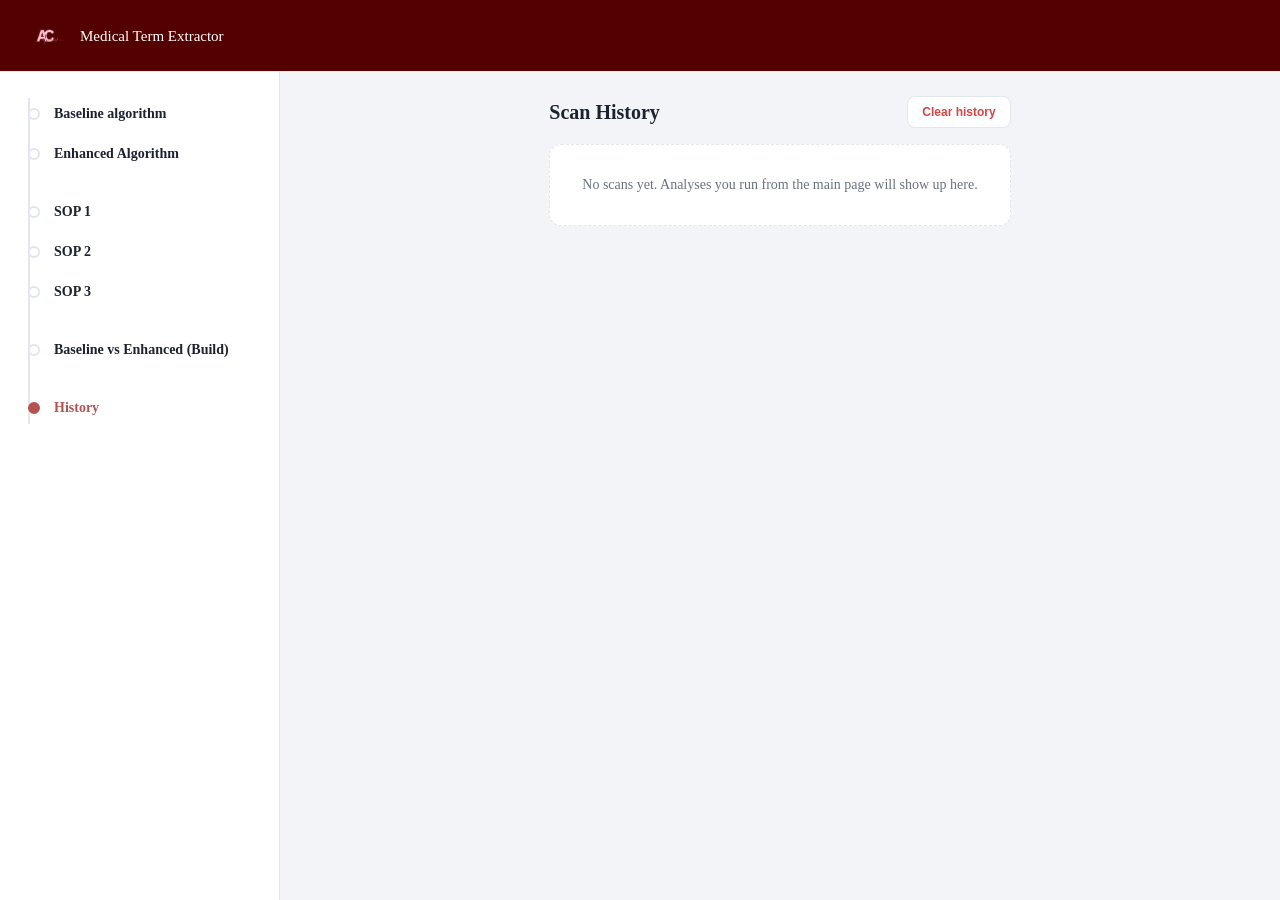
<file: medterm-extractor/frontend/history/index.html>
<!DOCTYPE html>
<html lang="en">
<head>
<meta charset="UTF-8" />
<meta name="viewport" content="width=device-width, initial-scale=1.0" />
<title>History — Medical Term Extractor</title>
<link rel="stylesheet" href="../style.css" />
<style>
  .history-layout {
    max-width: 900px;
    margin: 0 auto;
    padding: 24px 24px 60px;
  }
  .history-back {
    display: inline-block;
    font-size: 13px;
    font-weight: 600;
    color: var(--blue);
    text-decoration: none;
    margin-bottom: 16px;
  }
  .history-back:hover { text-decoration: underline; }
  .history-head {
    display: flex;
    align-items: center;
    justify-content: space-between;
    margin-bottom: 16px;
  }
  .history-title { font-size: 20px; font-weight: 700; margin: 0; }
  .btn-clear {
    border: 1px solid var(--border);
    background: var(--panel);
    color: var(--danger);
    font-size: 12px;
    font-weight: 700;
    padding: 8px 14px;
    border-radius: 8px;
    cursor: pointer;
  }
  .btn-clear:hover { background: #fdecec; }
  .history-empty {
    color: var(--muted);
    font-size: 14px;
    background: var(--panel);
    border: 1px dashed var(--border);
    border-radius: var(--radius);
    padding: 32px;
    text-align: center;
  }
  .history-item {
    background: var(--panel);
    border: 1px solid var(--border);
    border-radius: var(--radius);
    padding: 16px 18px;
    margin-bottom: 12px;
  }
  .history-item.clickable { cursor: pointer; transition: border-color 120ms ease, box-shadow 120ms ease; }
  .history-item.clickable:hover, .history-item.clickable:focus-visible {
    border-color: var(--blue);
    box-shadow: 0 4px 14px rgba(35, 74, 111, 0.12);
    outline: none;
  }
  .history-delete {
    border: 1px solid var(--border);
    background: transparent;
    color: var(--danger);
    border-radius: 6px;
    padding: 4px 8px;
    font-size: 11px;
    font-weight: 700;
    cursor: pointer;
  }
  .history-delete:hover { background: #fdecec; }
  .history-item-head {
    display: flex;
    align-items: center;
    justify-content: space-between;
    gap: 12px;
    margin-bottom: 8px;
  }
  .history-time { font-size: 12px; color: var(--muted); }
  .history-badge {
    font-size: 11px;
    font-weight: 700;
    letter-spacing: 0.03em;
    text-transform: uppercase;
    padding: 3px 10px;
    border-radius: 999px;
    color: #fff;
    background: var(--blue);
  }
  .history-badge.enhanced { background: var(--teal); }
  .history-text {
    font-size: 13px;
    color: var(--text);
    background: var(--bg);
    border-radius: 8px;
    padding: 10px 12px;
    white-space: pre-wrap;
    word-break: break-word;
    margin: 0 0 10px;
  }
  .history-terms {
    display: flex;
    flex-wrap: wrap;
    gap: 6px;
  }
  .history-term-pill {
    font-size: 12px;
    font-weight: 600;
    background: var(--bg);
    border: 1px solid var(--border);
    border-radius: 999px;
    padding: 3px 10px;
  }
  .history-count { font-size: 12px; color: var(--muted); margin-left: 8px; }
</style>
</head>
<body>

  <header class="topbar">
    <div class="brand">
      <img class="brand-mark" src="../logoo.png" alt="Medical Term Extractor logo" />
      <div class="brand-text">
        <span class="brand-title">Medical Term Extractor</span>
      </div>
    </div>
  </header>

  <div class="app-shell">
    <aside class="side-menu">
      <nav class="side-nav" role="tablist" aria-label="Algorithm mode and pages">
        <div class="side-group">
          <a class="side-item" href="../index.html">
            <span class="side-dot"></span>
            <span class="side-label">Baseline algorithm</span>
          </a>
          <a class="side-item" href="../index.html">
            <span class="side-dot"></span>
            <span class="side-label">Enhanced Algorithm</span>
          </a>
        </div>

        <div class="side-group">
          <a class="side-item" href="../sop1/index.html">
            <span class="side-dot"></span>
            <span class="side-label">SOP 1</span>
          </a>
          <a class="side-item" href="../sop2/index.html">
            <span class="side-dot"></span>
            <span class="side-label">SOP 2</span>
          </a>
          <a class="side-item" href="../sop3/index.html">
            <span class="side-dot"></span>
            <span class="side-label">SOP 3</span>
          </a>
        </div>
        <div class="side-group">
          <a class="side-item" href="../baseline-vs-enhanced/index.html">
            <span class="side-dot"></span>
            <span class="side-label">Baseline vs Enhanced (Build)</span>
          </a>
        </div>

        <div class="side-group">
          <a class="side-item active" href="../history/index.html">
            <span class="side-dot"></span>
            <span class="side-label">History</span>
          </a>
        </div>
      </nav>
    </aside>

    <div class="main-col">
      <main class="history-layout">
        <div class="history-head">
          <h1 class="history-title">Scan History</h1>
          <button class="btn-clear" id="clearBtn">Clear history</button>
        </div>

        <div id="historyList"></div>
      </main>
    </div>
  </div>

  <script>
    const HISTORY_KEY = "medtermExtractorHistory";
    const listEl = document.getElementById("historyList");
    const clearBtn = document.getElementById("clearBtn");

    function loadHistory() {
      try {
        return JSON.parse(localStorage.getItem(HISTORY_KEY) || "[]").map((entry, index) => ({
          ...entry,
          id: entry.id || `legacy-${index}-${entry.timestamp || "entry"}`,
          source: entry.source || "main",
          sourcePage: entry.sourcePage || "../index.html",
        }));
      } catch {
        return [];
      }
    }

    function formatTime(iso) {
      const d = new Date(iso);
      if (isNaN(d.getTime())) return iso;
      return d.toLocaleString();
    }

    function escapeHtml(str) {
      return String(str)
        .replace(/&/g, "&amp;")
        .replace(/</g, "&lt;")
        .replace(/>/g, "&gt;")
        .replace(/"/g, "&quot;");
    }

    function render() {
      const entries = loadHistory();

      if (!entries.length) {
        listEl.innerHTML = `<div class="history-empty">No scans yet. Analyses you run from the main page will show up here.</div>`;
        return;
      }

      listEl.innerHTML = entries.map((entry) => {
        const isEnhanced = entry.mode === "enhanced";
        const badgeLabel = entry.source && entry.source !== "main"
          ? entry.source
          : (isEnhanced ? "Enhanced" : "Original");
        const terms = (entry.terms || []).slice(0, 20);
        const termsHtml = terms.length
          ? `<div class="history-terms">${terms.map((t) => `<span class="history-term-pill">${escapeHtml(t)}</span>`).join("")}</div>`
          : `<div class="history-terms"><span class="history-term-pill">No terms matched</span></div>`;

        const canOpen = Boolean(entry.id && entry.sourcePage);
        return `
          <div class="history-item${canOpen ? " clickable" : ""}"${canOpen ? ` data-history-id="${escapeHtml(entry.id)}" data-source-page="${escapeHtml(entry.sourcePage)}" tabindex="0" role="link"` : ""}>
            <div class="history-item-head">
              <div>
                <span class="history-badge ${isEnhanced ? "enhanced" : ""}">${escapeHtml(badgeLabel)}</span>
                <span class="history-count">${entry.matchCount ?? terms.length} term(s) matched</span>
              </div>
              <div style="display:flex;align-items:center;gap:10px;">
                <span class="history-time">${formatTime(entry.timestamp)}</span>
                <button class="history-delete" type="button" data-delete-id="${escapeHtml(entry.id)}" title="Delete this activity">Delete</button>
              </div>
            </div>
            <p class="history-text">${escapeHtml(entry.text || "").slice(0, 400)}</p>
            ${termsHtml}
          </div>
        `;
      }).join("");
    }

    function openHistoryEntry(item) {
      const id = item.dataset.historyId;
      if (!id) return;
      sessionStorage.setItem("medtermExtractorHistoryRestore", id);
      window.location.href = item.dataset.sourcePage;
    }

    function deleteHistoryEntry(id) {
      const entries = loadHistory().filter((entry) => entry.id !== id);
      localStorage.setItem(HISTORY_KEY, JSON.stringify(entries));
      render();
    }

    listEl.addEventListener("click", (event) => {
      const deleteButton = event.target.closest(".history-delete");
      if (deleteButton) {
        event.stopPropagation();
        deleteHistoryEntry(deleteButton.dataset.deleteId);
        return;
      }
      const item = event.target.closest(".history-item.clickable");
      if (item) openHistoryEntry(item);
    });

    listEl.addEventListener("keydown", (event) => {
      if (event.key !== "Enter" && event.key !== " ") return;
      const item = event.target.closest(".history-item.clickable");
      if (item) {
        event.preventDefault();
        openHistoryEntry(item);
      }
    });

    clearBtn.addEventListener("click", () => {
      if (confirm("Clear all scan history? This cannot be undone.")) {
        localStorage.removeItem(HISTORY_KEY);
        render();
      }
    });

    render();
  </script>
</body>
</html>
</file>
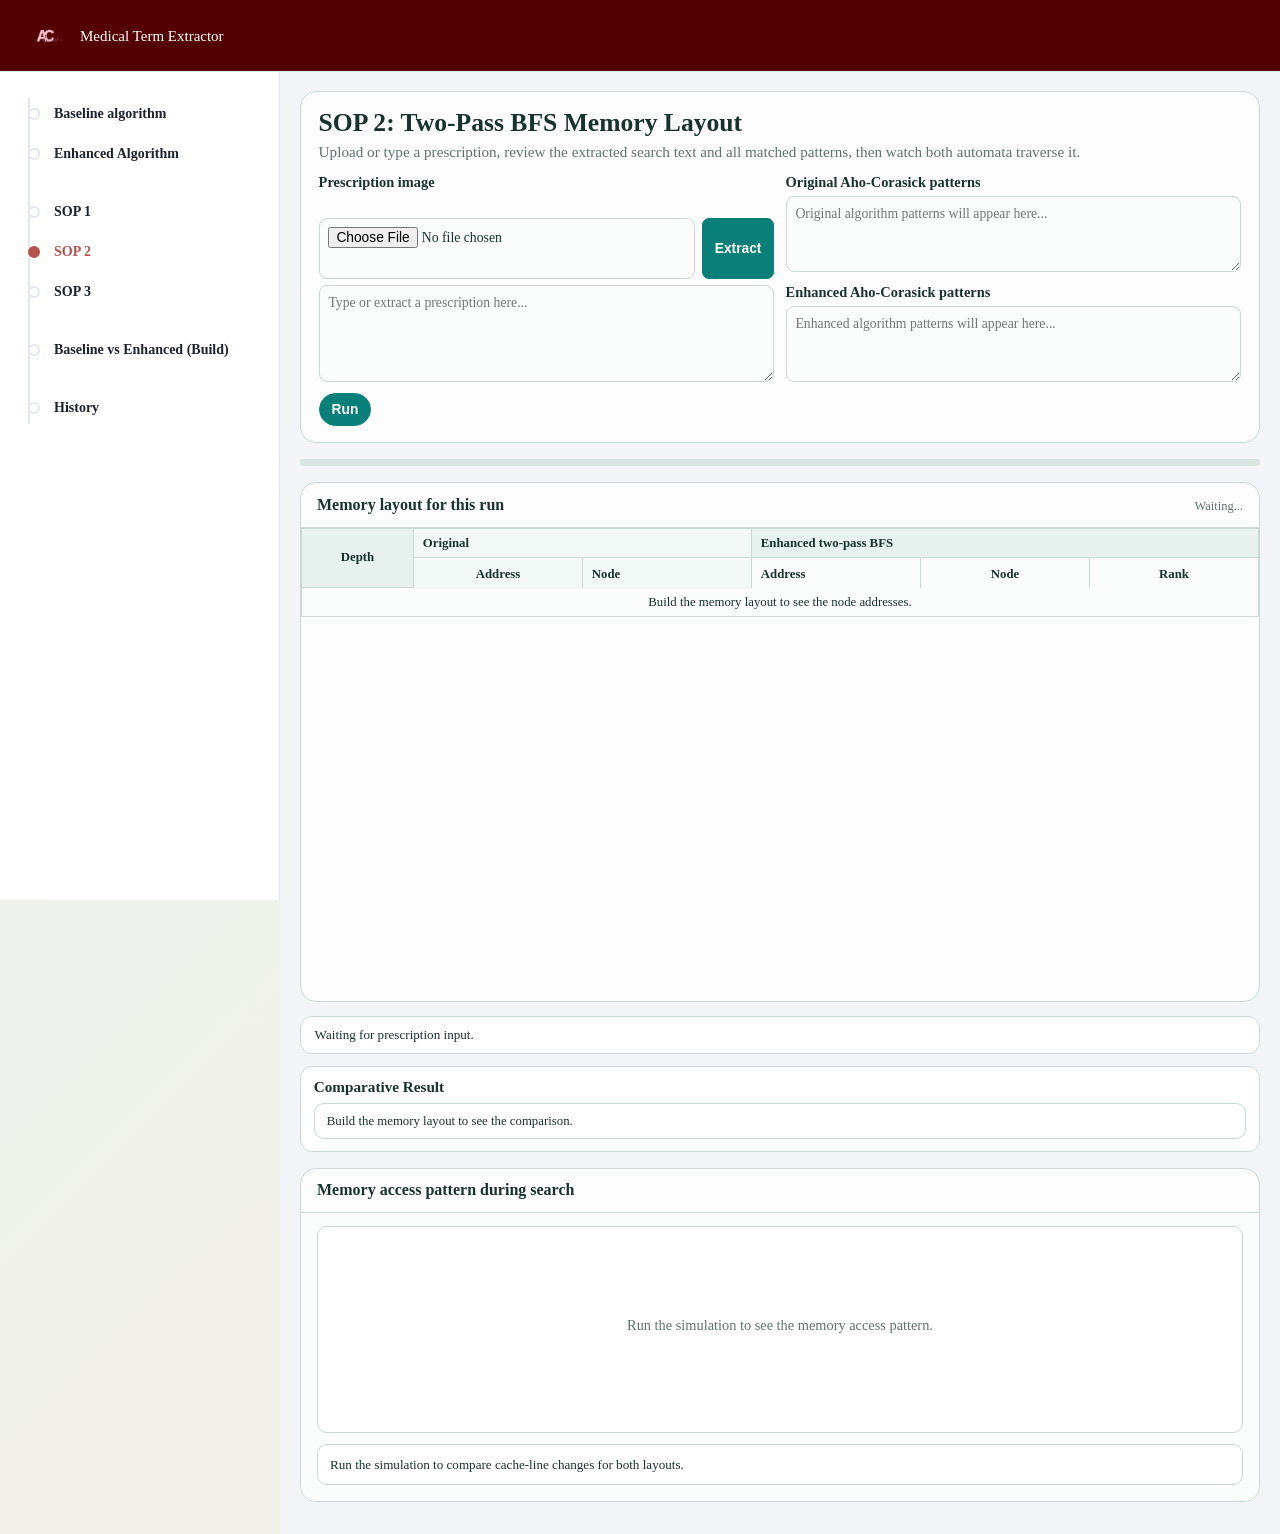
<file: medterm-extractor/frontend/sop2/index.html>
<!doctype html>
<html lang="en">
<head>
<meta charset="UTF-8"><meta name="viewport" content="width=device-width, initial-scale=1.0">
<title>SOP 2 | BFS Memory Layout</title>
<link rel="stylesheet" href="../style.css" />
<style>
:root{--bg:#eef4f1;--card:#fff;--ink:#18322d;--line:#c9d9d4;--teal:#087f78;--orange:#d96c45;--muted:#60736e}*{box-sizing:border-box}body{margin:0;color:var(--ink);font-family:var(--sans);background:linear-gradient(135deg,#e9f3ef,#f7efe5);min-height:100vh}.wrap{width:min(1400px,96%);margin:1.2rem auto 2rem;display:grid;gap:1rem}.wrap a{color:var(--teal);text-decoration:none;font:600 .8rem "Times New Roman",monospace}.hero,.panel,.skip{background:rgba(255,255,255,.84);border:1px solid var(--line);border-radius:16px;padding:1rem 1.1rem}.hero h1{margin:0;font-size:1.45rem}.sub{margin:.3rem 0 .8rem;color:var(--muted);font-size:.88rem}.controls{display:grid;grid-template-columns:1fr 1fr;gap:.7rem}.field-stack{display:grid;gap:.7rem;align-content:start}.field{display:grid;gap:.35rem}.label{font-size:.78rem;font-weight:700}textarea,input{width:100%;border:1px solid var(--line);border-radius:8px;padding:.55rem;font: .78rem "Times New Roman",monospace;background:#fbfdfc;color:var(--ink)}textarea{min-height:76px;resize:vertical}.upload{display:grid;grid-template-columns:1fr auto;gap:.4rem}.buttons{display:flex;flex-wrap:wrap;gap:.45rem;margin-top:.7rem}button{border:0;border-radius:7px;padding:.5rem .75rem;background:#fff;border:1px solid var(--line);font-weight:700;color:var(--ink);cursor:pointer}button.primary{background:var(--teal);color:white;border-color:var(--teal)}button:disabled{opacity:.55;cursor:wait}.cmp-layout{display:grid;grid-template-columns:1fr;gap:.85rem;align-items:start}.panels{display:grid;grid-template-columns:1fr;gap:.9rem}.panel{padding:0;overflow:hidden;display:grid;grid-template-rows:auto auto 1fr auto;min-height:520px}.head{padding:.7rem .9rem;border-bottom:1px solid var(--line);display:flex;justify-content:space-between;font-weight:700}.meta,.step,.result,.note{font: .72rem "Times New Roman",monospace}.step{padding:.55rem .9rem;background:#f3f8f6;min-height:2.5rem}.canvas{min-height:290px;overflow:auto;background:repeating-linear-gradient(45deg,#f8fbfa,#f8fbfa 10px,#f2f7f4 10px,#f2f7f4 20px)}svg{width:100%;min-height:360px;display:block}.side{display:grid;gap:.75rem;position:static}.skip h2{margin:0 0 .45rem;font-size:.9rem}.result{white-space:pre-wrap;line-height:1.45;min-height:92px;background:#f8fbfa;border:1px solid var(--line);border-radius:12px;padding:.6rem .75rem;overflow:auto}.status{background:var(--card);border:1px solid var(--line);border-radius:12px;padding:.62rem .85rem;font-family:"Times New Roman",monospace;font-size:.82rem;white-space:pre-wrap}.bench-wrap{background:var(--card);border:1px solid var(--line);border-radius:12px;padding:.7rem .8rem;display:grid;gap:.45rem}.bench-title{font-size:.95rem;font-weight:700}.bench-box{background:rgba(255,255,255,.86);border:1px solid var(--line);border-radius:10px;padding:.6rem .75rem;font-family:"Times New Roman",monospace;font-size:.8rem;white-space:pre-wrap}.progress{height:7px;background:#d8e5e0;border-radius:10px;overflow:hidden}.progress span{display:block;height:100%;background:var(--orange);width:0}.skip{border-radius:12px;padding:.7rem .8rem;font-size:.75rem}.tablebox{max-height:280px;overflow:auto;border:1px solid var(--line);border-radius:10px}.skip table{border-collapse:collapse;width:100%;font: .68rem "Times New Roman",monospace}.skip th,.skip td{border:1px solid var(--line);padding:.25rem;text-align:center}.skip th{background:#e7f1ed;position:sticky;top:0}@media(max-width:950px){.controls{grid-template-columns:1fr}}
.page-body{background:#f2f4f8}
</style>
<style>
  body { font-size: 1rem; }
  .hero h1 { font-size: clamp(1.15rem, 2vw, 1.65rem); }
  .sub { font-size: .95rem; }
  .label { font-size: .9rem; }
  textarea, input, select, button { font-size: .86rem; }
  .head { font-size: 1rem; }
  .meta, .step, .result, .note, .status { font-size: .82rem; }
  label[for="speed"] { display: inline-flex; align-items: center; height: 38px; margin-left: .35rem; }
  #speed { width: 170px; height: 38px; padding: .6rem .7rem; border-radius: 10px; font-family: var(--sans); font-size: .86rem; font-weight: 600; }
  label[for="iterations"] { display: inline-flex; align-items: center; height: 38px; }
  #iterations { max-width: 140px; height: 38px; padding: .6rem .7rem; border-radius: 10px; }
  .buttons { justify-content: space-between; align-items: center; }
  .buttons-left, .buttons-right { display: flex; flex-wrap: wrap; gap: .55rem; align-items: center; }
  .buttons button { border-radius: 999px; transition: transform 120ms ease, box-shadow 120ms ease; }
  .buttons button:hover { transform: translateY(-1px); box-shadow: 0 6px 12px rgba(0,0,0,.08); }
  .buttons button.alt { background: var(--orange); color: #fff; border-color: transparent; }
  .buttons button.icon-btn { background: var(--orange); color: #fff; border-color: transparent; width: 2.4rem; height: 2.4rem; padding: 0; display: inline-flex; align-items: center; justify-content: center; font-size: 1rem; line-height: 1; }
  .buttons button.icon-btn:hover { background: var(--teal); }
  .layout-head { padding: .8rem 1rem; border-bottom: 1px solid var(--line); display: flex; justify-content: space-between; gap: 1rem; align-items: baseline; font-weight: 700; }
  .layout-head small { font: .78rem "Times New Roman", monospace; color: var(--muted); font-weight: 400; }
  .layout-table-wrap { max-height: 620px; overflow: auto; background: #fbfdfc; }
  .layout-table { border-collapse: collapse; width: 100%; min-width: 680px; table-layout: fixed; font: .8rem "Times New Roman", monospace; }
  .layout-table th, .layout-table td { border: 1px solid var(--line); padding: .42rem .55rem; text-align: left; white-space: nowrap; }
  .layout-table th { background: #e7f1ed; position: sticky; top: 0; z-index: 1; }
  .layout-table thead tr:nth-child(2) th { top: 2rem; }
  .layout-table th:first-child, .layout-table td:first-child { width: 7rem; text-align: center; }
  .layout-table th:nth-child(4), .layout-table td:nth-child(4) { width: 5rem; text-align: center; }
  .layout-table th:nth-child(5), .layout-table td:nth-child(5) { width: 5rem; text-align: center; }
  .layout-table .original-col { background: #f2f8f5; }
  .layout-table .bfs-col { background: #fbfdfc; }
  .layout-table thead tr:first-child th.bfs-col { background: #e7f1ed; }
  .layout-table .depth-marker { font-weight: 700; color: var(--teal); }
  .fig-panel { min-height: 0; grid-template-rows: auto auto; }
  .fig-body { padding: .8rem 1rem 1rem; display: grid; gap: .7rem; background: #fbfdfc; }
  .fig-body svg { width: 100%; height: auto; min-height: 0; background: #fff; border: 1px solid var(--line); border-radius: 10px; }
  .fig-stats { font: .82rem "Times New Roman", monospace; white-space: pre-wrap; line-height: 1.5; background: rgba(255,255,255,.86); border: 1px solid var(--line); border-radius: 10px; padding: .6rem .75rem; }
</style>
</head>
<body>
<header class="topbar">
  <div class="brand">
    <img class="brand-mark" src="../logoo.png" alt="Medical Term Extractor logo" />
    <div class="brand-text">
      <span class="brand-title">Medical Term Extractor</span>
    </div>
  </div>
</header>
<div class="app-shell">
  <aside class="side-menu">
    <nav class="side-nav">
      <div class="side-group">
        <a class="side-item" href="../index.html"><span class="side-dot"></span><span class="side-label">Baseline algorithm</span></a>
        <a class="side-item" href="../index.html"><span class="side-dot"></span><span class="side-label">Enhanced Algorithm</span></a>
      </div>
      <div class="side-group">
        <a class="side-item" href="../sop1/index.html"><span class="side-dot"></span><span class="side-label">SOP 1</span></a>
        <a class="side-item active" href="../sop2/index.html"><span class="side-dot"></span><span class="side-label">SOP 2</span></a>
        <a class="side-item" href="../sop3/index.html"><span class="side-dot"></span><span class="side-label">SOP 3</span></a>
      </div>
      <div class="side-group">
        <a class="side-item" href="../baseline-vs-enhanced/index.html">
            <span class="side-dot"></span>
            <span class="side-label">Baseline vs Enhanced (Build)</span>
          </a>
      </div>
      <div class="side-group">
        <a class="side-item" href="../history/index.html"><span class="side-dot"></span><span class="side-label">History</span></a>
      </div>
    </nav>
  </aside>
  <div class="main-col">
    <div class="page-body">
<div class="wrap">
<section class="hero"><h1>SOP 2: Two-Pass BFS Memory Layout</h1><div class="sub">Upload or type a prescription, review the extracted search text and all matched patterns, then watch both automata traverse it.</div>
<div class="controls"><div class="field"><span class="label">Prescription image</span><div class="upload"><input id="image" type="file" accept="image/*"><button id="ocr" class="primary">Extract</button></div><textarea id="prescription" placeholder="Type or extract a prescription here..."></textarea></div><div class="field-stack"><div class="field"><span class="label">Original Aho-Corasick patterns</span><textarea id="patternsOriginal" placeholder="Original algorithm patterns will appear here..." readonly></textarea></div><div class="field"><span class="label">Enhanced Aho-Corasick patterns</span><textarea id="patternsEnhanced" placeholder="Enhanced algorithm patterns will appear here..." readonly></textarea></div></div></div>
<div class="buttons">
  <div class="buttons-left"><button id="build" class="primary">Run</button></div>
</div></section>
        <div class="progress"><span id="bar"></span></div><div class="cmp-layout"><section class="panel"><div class="layout-head"><span>Memory layout for this run</span><small id="layoutMeta">Waiting...</small></div><div class="layout-table-wrap"><table class="layout-table"><thead><tr><th rowspan="2">Depth</th><th colspan="2" class="original-col">Original</th><th colspan="3" class="bfs-col">Enhanced two-pass BFS</th></tr><tr><th class="original-col">Address</th><th class="original-col">Node</th><th class="bfs-col">Address</th><th class="bfs-col">Node</th><th class="bfs-col">Rank</th></tr></thead><tbody id="layoutRows"><tr><td colspan="6">Build the memory layout to see the node addresses.</td></tr></tbody></table></div></section><aside class="side"><section class="status" id="status">Waiting for prescription input.</section><section class="bench-wrap"><div class="bench-title">Comparative Result</div><div class="bench-box" id="result">Build the memory layout to see the comparison.</div></section></aside></div>
<section class="panel fig-panel"><div class="layout-head"><span>Memory access pattern during search</span></div><div class="fig-body"><svg id="accessFigure" viewBox="0 0 900 200" role="img" aria-label="Scattered versus contiguous memory access during search"></svg><div class="fig-stats" id="accessStats">Run the simulation to compare cache-line changes for both layouts.</div></div></section>
</div>
<script src="../history-helper.js"></script>
<script>
const $ = id => document.getElementById(id);
const INITIAL_STATUS = 'SOP 2 compares scattered insertion-order nodes with a contiguous two-pass BFS layout to improve memory locality.';
const LOCALITY_WINDOW = 4;
const S = { nodes: [], patterns: [], text: '', i: -1, timer: null, metrics: null, memoryLayout: null, resultReady: false };
const sharedText = sessionStorage.getItem('medtermExtractorText');
if (sharedText) {
  $('prescription').value = sharedText;
  $('status').textContent = INITIAL_STATUS;
}

function norm(x) {
  return (x || '').toUpperCase().replace(/[^A-Z0-9 .,/()%+:#•—-]/g, ' ').replace(/\s+/g, ' ').trim();
}

function canonicalizePatterns(patterns) {
  return [...new Set(patterns.map(pattern => norm(pattern)).filter(Boolean))]
    .sort((a, b) => a.localeCompare(b));
}

async function patternsFor(text, mode) {
  const response = await fetch('/api/analyze', {
    method: 'POST',
    headers: { 'Content-Type': 'application/json' },
    body: JSON.stringify({ text, mode, debug_memory: true })
  });
  const data = await response.json();
  if (!response.ok) throw new Error(data.error || 'Pattern discovery failed.');
  return {
    patterns: canonicalizePatterns(
      (data.matches || [])
        .filter(m => mode !== 'enhanced' || !m.dropped)
        .map(m => m.matched_dictionary_term || m.term)
        .filter(Boolean)
    ),
    memoryLayout: data.memory_layout || null
  };
}

function buildTrie(patterns) {
  const nodes = [{ id: 0, depth: 0, children: new Map(), output: [] }];
  for (const pattern of patterns) {
    let nodeId = 0;
    for (const ch of pattern) {
      const node = nodes[nodeId];
      if (!node.children.has(ch)) {
        const nextId = nodes.length;
        nodes.push({ id: nextId, depth: node.depth + 1, children: new Map(), output: [] });
        node.children.set(ch, nextId);
      }
      nodeId = node.children.get(ch);
    }
    nodes[nodeId].output.push(pattern);
  }
  return nodes;
}

function buildTraversalSteps(layouts, text) {
  const failuresFor = layout => {
    const failures = Array(layout.length).fill(0);
    const queue = [];
    for (const [, child] of layout[0].children) queue.push(child);
    while (queue.length) {
      const state = queue.shift();
      for (const [char, child] of layout[state].children) {
        let fallback = failures[state];
        while (fallback && !layout[fallback].children.some(([edge]) => edge === char)) fallback = failures[fallback];
        const transition = layout[fallback].children.find(([edge]) => edge === char);
        failures[child] = transition && transition[1] !== child ? transition[1] : 0;
        queue.push(child);
      }
    }
    return failures;
  };
  const transition = (layout, failures, state, char) => {
    let next = layout[state].children.find(([edge]) => edge === char);
    while (!next && state) {
      state = failures[state];
      next = layout[state].children.find(([edge]) => edge === char);
    }
    return next ? next[1] : 0;
  };
  const originalFailures = failuresFor(layouts.original);
  const enhancedFailures = failuresFor(layouts.enhanced);
  let originalState = 0;
  let enhancedState = 0;
  return [...text].map(char => {
    originalState = transition(layouts.original, originalFailures, originalState, char);
    enhancedState = transition(layouts.enhanced, enhancedFailures, enhancedState, char);
    return { char, original: originalState, enhanced: enhancedState };
  });
}

function computeBfsOrder(trieNodes) {
  const queue = [0];
  const visited = new Set([0]);
  const bfsOrder = [];
  while (queue.length) {
    const id = queue.shift();
    const node = trieNodes[id];
    bfsOrder.push({ id, depth: node.depth, children: [...node.children.entries()] });
    const sortedChildren = [...node.children.entries()].sort(([a], [b]) => a.localeCompare(b));
    for (const [, childId] of sortedChildren) {
      if (!visited.has(childId)) {
        visited.add(childId);
        queue.push(childId);
      }
    }
  }

  const remap = new Map(bfsOrder.map((node, idx) => [node.id, idx]));
  const enhanced = bfsOrder.map((node, idx) => ({
    id: idx,
    oldId: node.id,
    depth: node.depth,
    children: node.children.map(([ch, childId]) => [ch, remap.get(childId)]),
    output: trieNodes[node.id].output
  }));

  const original = trieNodes.map((node, idx) => ({
    id: idx,
    oldId: idx,
    depth: node.depth,
    children: [...node.children.entries()].map(([ch, childId]) => [ch, childId]),
    output: node.output
  }));

  const originalScore = computeLocalityScore(original, LOCALITY_WINDOW);
  const enhancedScore = computeLocalityScore(enhanced, LOCALITY_WINDOW);
  const totalTransitions = enhanced.reduce((total, node) => total + node.children.length, 0);
  const memoryAccessEfficiency = totalTransitions > 0
    ? Math.max(0, Math.min(100, (enhancedScore / totalTransitions) * 100))
    : 0;

  return { original, enhanced, originalScore, enhancedScore, memoryAccessEfficiency };
}

function computeLocalityScore(layout, windowSize) {
  let score = 0;
  for (const node of layout) {
    for (const [, childId] of node.children) {
      score += Math.abs(childId - node.id) > windowSize ? 1 : 0;
    }
  }
  return score;
}

function benchmarkTraversal(layouts, text) {
  const failuresFor = layout => {
    const failures = Array(layout.length).fill(0);
    const queue = [];
    for (const [, child] of layout[0].children) queue.push(child);
    while (queue.length) {
      const state = queue.shift();
      for (const [char, child] of layout[state].children) {
        let fallback = failures[state];
        while (fallback && !layout[fallback].children.some(([edge]) => edge === char)) fallback = failures[fallback];
        const transition = layout[fallback].children.find(([edge]) => edge === char);
        failures[child] = transition && transition[1] !== child ? transition[1] : 0;
        queue.push(child);
      }
    }
    return failures;
  };
  const originalFailures = failuresFor(layouts.original);
  const transition = (layout, failures, state, char) => {
    let next = layout[state].children.find(([edge]) => edge === char);
    while (!next && state) {
      state = failures[state];
      next = layout[state].children.find(([edge]) => edge === char);
    }
    return next ? next[1] : 0;
  };
  const iterations = 2000;
  let originalState = 0;
  let enhancedState = 0;
  const originalStart = performance.now();
  for (let iteration = 0; iteration < iterations; iteration += 1) {
    originalState = 0;
    for (const char of text) originalState = transition(layouts.original, originalFailures, originalState, char);
  }
  const originalMs = performance.now() - originalStart;
  const enhancedStart = performance.now();
  for (let iteration = 0; iteration < iterations; iteration += 1) {
    enhancedState = 0;
    for (const char of text) {
      enhancedState = layouts.enhanced[enhancedState].children.find(([edge]) => edge === char)?.[1] ?? 0;
    }
  }
  const enhancedMs = performance.now() - enhancedStart;
  return {
    originalMs,
    enhancedMs,
    speedup: enhancedMs > 0 ? originalMs / enhancedMs : 0,
    originalState,
    enhancedState
  };
}

function drawNodeGraph(svg, layout, highlightId, mode) {
  svg.innerHTML = '';
  const width = Math.max(1000, svg.clientWidth || 1000);
  const height = Math.max(420, layout.length * 4);
  svg.setAttribute('viewBox', `0 0 ${width} ${height}`);

  const pos = new Map();
  const layerMap = new Map();
  for (const node of layout) {
    if (!layerMap.has(node.depth)) layerMap.set(node.depth, []);
    layerMap.get(node.depth).push(node);
  }

  const maxDepth = Math.max(...layout.map(node => node.depth), 0);
  for (const [depth, nodesInLayer] of [...layerMap.entries()].sort((a, b) => a[0] - b[0])) {
    const xSpan = Math.max(180, width - 144);
    const xBase = maxDepth === 0 ? width / 2 : 72 + (depth / maxDepth) * xSpan;
    const yStart = 56;
    const spacing = nodesInLayer.length > 1 ? Math.max(180, height - 112) / (nodesInLayer.length - 1) : 0;
    nodesInLayer.forEach((node, idx) => {
      const x = xBase;
      const y = yStart + idx * spacing;
      pos.set(node.id, { x, y });
    });
  }

  for (const node of layout) {
    for (const [ch, childId] of node.children) {
      const from = pos.get(node.id);
      const to = pos.get(childId);
      if (!from || !to) continue;
      const line = document.createElementNS('http://www.w3.org/2000/svg', 'line');
      line.setAttribute('x1', from.x);
      line.setAttribute('y1', from.y);
      line.setAttribute('x2', to.x);
      line.setAttribute('y2', to.y);
      line.setAttribute('stroke', '#c5c5c5');
      line.setAttribute('stroke-width', '1.8');
      svg.appendChild(line);

      const label = document.createElementNS('http://www.w3.org/2000/svg', 'text');
      label.setAttribute('x', (from.x + to.x) / 2);
      label.setAttribute('y', (from.y + to.y) / 2 - 4);
      label.setAttribute('text-anchor', 'middle');
      label.setAttribute('font-size', '12');
      label.setAttribute('fill', '#17365d');
      label.setAttribute('font-family', 'Times New Roman');
      label.textContent = ch;
      svg.appendChild(label);
    }
  }

  for (const node of layout) {
    const point = pos.get(node.id);
    const circle = document.createElementNS('http://www.w3.org/2000/svg', 'circle');
    const isCurrent = node.id === highlightId;
    const isEnd = node.output && node.output.length > 0;
    circle.setAttribute('cx', point.x);
    circle.setAttribute('cy', point.y);
    circle.setAttribute('r', isCurrent ? 20 : 16);
    circle.setAttribute('fill', isCurrent ? '#2a9d8f' : (isEnd ? '#e9c46a' : '#ffffff'));
    circle.setAttribute('stroke', isCurrent ? '#196359' : (isEnd ? '#9c7a2f' : '#929292'));
    circle.setAttribute('stroke-width', '2.4');
    svg.appendChild(circle);

    if (isEnd) {
      const endRing = document.createElementNS('http://www.w3.org/2000/svg', 'circle');
      endRing.setAttribute('cx', point.x);
      endRing.setAttribute('cy', point.y);
      endRing.setAttribute('r', (isCurrent ? 20 : 16) + 5);
      endRing.setAttribute('fill', 'none');
      endRing.setAttribute('stroke', isCurrent ? '#196359' : '#9c7a2f');
      endRing.setAttribute('stroke-width', '2.4');
      svg.appendChild(endRing);
    }

    const text = document.createElementNS('http://www.w3.org/2000/svg', 'text');
    text.setAttribute('x', point.x);
    text.setAttribute('y', point.y + 3);
    text.setAttribute('text-anchor', 'middle');
    text.setAttribute('font-size', '11');
    text.setAttribute('fill', '#1a1a1a');
    text.setAttribute('font-family', 'Times New Roman');
    text.textContent = String(node.oldId);
    svg.appendChild(text);
  }
}

function renderMemoryLayout(layout) {
  const rows = $('layoutRows');
  const displayLabel = label => label === ' ' ? '␣' : label;
  rows.innerHTML = '';
  if (!layout) {
    rows.innerHTML = '<tr><td colspan="6">No memory layout was returned for this run.</td></tr>';
    $('layoutMeta').textContent = 'No patterns detected';
    return;
  }

  $('layoutMeta').textContent = `${layout.original_count} nodes | stride ${layout.stride} bytes`;
  for (const row of layout.rows) {
    if (row.depth !== null) {
      const depthRow = document.createElement('tr');
      depthRow.innerHTML = `<td class="depth-marker">-- depth ${row.depth} --</td><td class="original-col"></td><td class="original-col"></td><td class="bfs-col"></td><td class="bfs-col"></td><td class="bfs-col"></td>`;
      rows.appendChild(depthRow);
    }
    const tr = document.createElement('tr');
    tr.innerHTML = `<td></td><td class="original-col">${row.original.address}</td><td class="original-col">${displayLabel(row.original.label)}</td><td class="bfs-col">${row.bfs.address}</td><td class="bfs-col">${displayLabel(row.bfs.label)}</td><td class="bfs-col">${row.bfs.rank}</td>`;
    rows.appendChild(tr);
  }
  if (layout.truncated) {
    const tr = document.createElement('tr');
    tr.innerHTML = '<td colspan="6">... additional nodes not shown</td>';
    rows.appendChild(tr);
  }
}

/* ================= Memory access pattern figure (Panel B) ================= */
const SVG_NS = 'http://www.w3.org/2000/svg';
const CACHE_LINE_BYTES = 64;
const PAGE_BYTES = 4096;

function svgEl(tag, attrs = {}, text) {
  const el = document.createElementNS(SVG_NS, tag);
  for (const [key, value] of Object.entries(attrs)) el.setAttribute(key, value);
  if (text !== undefined) el.textContent = text;
  return el;
}

function niceStep(range, target = 6) {
  const raw = Math.max(range, 1e-9) / target;
  const pow = Math.pow(10, Math.floor(Math.log10(raw)));
  const frac = raw / pow;
  const mult = frac < 1.5 ? 1 : frac < 3 ? 2 : frac < 7 ? 5 : 10;
  return mult * pow;
}

function formatKb(kb) {
  return kb >= 100 ? Math.round(kb).toString() : kb >= 10 ? kb.toFixed(1) : kb.toFixed(2);
}

/* Replays the search over the current text and records every node touched.
   Real addresses come from the memory layout table (S.memoryLayout.rows):
   row i = the node with BFS rank i, so BFS order is rebuilt here with the same
   sorted-key rule the backend uses to line the two up. */
function buildAccessTrace(layout, rows, text) {
  const cmp = (a, b) => (a < b ? -1 : a > b ? 1 : 0);
  const bfsIds = [];
  const incoming = new Map([[0, 'root']]);
  const seen = new Set([0]);
  const queue = [0];
  while (queue.length) {
    const id = queue.shift();
    bfsIds.push(id);
    for (const [ch, childId] of [...layout[id].children].sort(([a], [b]) => cmp(a, b))) {
      if (!seen.has(childId)) {
        seen.add(childId);
        incoming.set(childId, ch);
        queue.push(childId);
      }
    }
  }
  if (bfsIds.length !== rows.length) return null;
  for (let i = 1; i < rows.length; i += 1) {
    if (String(rows[i].original.label).toUpperCase() !== incoming.get(bfsIds[i])) return null;
  }

  const origAddr = new Array(layout.length);
  const bfsAddr = new Array(layout.length);
  bfsIds.forEach((id, i) => {
    origAddr[id] = parseInt(rows[i].original.address, 16);
    bfsAddr[id] = parseInt(rows[i].bfs.address, 16);
  });
  const origBase = Math.min(...origAddr);
  const bfsBase = Math.min(...bfsAddr);

  // Failure links (standard Aho-Corasick BFS construction)
  const gotoMaps = layout.map(node => new Map(node.children));
  const fail = new Array(layout.length).fill(0);
  const fq = [...gotoMaps[0].values()];
  while (fq.length) {
    const s = fq.shift();
    for (const [ch, c] of gotoMaps[s]) {
      let f = fail[s];
      while (f && !gotoMaps[f].has(ch)) f = fail[f];
      const t = gotoMaps[f].get(ch);
      fail[c] = t !== undefined && t !== c ? t : 0;
      fq.push(c);
    }
  }

  // Replay the search, recording every node access (failure hops flagged)
  const accesses = [];
  let state = 0;
  [...text].forEach((ch, pos) => {
    while (state && !gotoMaps[state].has(ch)) {
      state = fail[state];
      accesses.push({ pos, node: state, hop: true, ch });
    }
    state = gotoMaps[state].get(ch) ?? 0;
    accesses.push({ pos, node: state, hop: false, ch });
  });

  accesses.forEach(a => {
    a.origBytes = origAddr[a.node] - origBase;
    a.bfsBytes = bfsAddr[a.node] - bfsBase;
    a.origAddress = origAddr[a.node];
    a.bfsAddress = bfsAddr[a.node];
  });

  const summarize = key => {
    let lineChanges = 0, pageChanges = 0, maxJump = 0, maxIdx = -1;
    for (let k = 1; k < accesses.length; k += 1) {
      const prev = accesses[k - 1][key === 'orig' ? 'origAddress' : 'bfsAddress'];
      const cur = accesses[k][key === 'orig' ? 'origAddress' : 'bfsAddress'];
      if (Math.floor(prev / CACHE_LINE_BYTES) !== Math.floor(cur / CACHE_LINE_BYTES)) lineChanges += 1;
      if (Math.floor(prev / PAGE_BYTES) !== Math.floor(cur / PAGE_BYTES)) pageChanges += 1;
      const jump = Math.abs(cur - prev);
      if (jump > maxJump) { maxJump = jump; maxIdx = k; }
    }
    return { lineChanges, pageChanges, maxJump, maxIdx };
  };

  return {
    accesses,
    hops: accesses.filter(a => a.hop).length,
    transitions: Math.max(accesses.length - 1, 0),
    original: summarize('orig'),
    bfs: summarize('bfs')
  };
}

function clearAccessFigure(message = 'Run the simulation to see the memory access pattern.') {
  const svg = $('accessFigure');
  if (!svg) return;
  svg.innerHTML = '';
  svg.setAttribute('viewBox', '0 0 900 200');
  svg.appendChild(svgEl('text', { x: 450, y: 100, 'text-anchor': 'middle', 'font-size': 14, fill: '#60736e', 'font-family': 'Times New Roman' }, message));
  $('accessStats').textContent = 'Run the simulation to compare cache-line changes for both layouts.';
}

function renderAccessFigure() {
  const svg = $('accessFigure');
  const rows = S.memoryLayout && S.memoryLayout.rows;
  if (!svg || !rows || !S.text) { clearAccessFigure(); return; }
  // Rebuild the trie from the exact pattern list the backend used for the memory table,
  // so every node in the figure lines up 1:1 with a row of that table.
  const layoutPatterns = [...new Set((S.memoryLayout.patterns || []).map(p => String(p).toUpperCase()))];
  const trace = buildAccessTrace(buildTrie(layoutPatterns), rows, S.text);
  if (!trace) { clearAccessFigure('The node order could not be matched to the memory table for this run.'); return; }

  const { accesses } = trace;
  const W = 900, H = 540, M = { l: 84, r: 34, t: 24, b: 62 };
  const pw = W - M.l - M.r, ph = H - M.t - M.b;
  const n = [...S.text].length;
  const yMaxData = Math.max(...accesses.map(a => a.origBytes / 1024), 1);
  const yPad = yMaxData * 0.05;
  const yMin = -yPad, yMax = yMaxData * 1.22 + yPad; // extra headroom keeps the legend clear of the data
  const xPad = Math.max(1, n * 0.05);
  const xMin = -xPad, xMax = n - 1 + xPad;
  const sx = v => M.l + ((v - xMin) / (xMax - xMin)) * pw;
  const sy = v => M.t + ph - ((v - yMin) / (yMax - yMin)) * ph;

  svg.innerHTML = '';
  svg.setAttribute('viewBox', `0 0 ${W} ${H}`);
  const font = 'DejaVu Sans, Arial, sans-serif';

  const defs = svgEl('defs');
  const marker = svgEl('marker', { id: 'accessArrow', viewBox: '0 0 10 10', refX: 9, refY: 5, markerWidth: 7, markerHeight: 7, orient: 'auto-start-reverse' });
  marker.appendChild(svgEl('path', { d: 'M 0 0 L 10 5 L 0 10 z', fill: '#a52a2a' }));
  defs.appendChild(marker);
  svg.appendChild(defs);
  svg.appendChild(svgEl('rect', { x: 0, y: 0, width: W, height: H, fill: '#ffffff' }));

  // Grid + ticks
  const yStep = niceStep(yMax - yMin, 7);
  for (let v = Math.ceil(yMin / yStep) * yStep; v <= yMax; v += yStep) {
    const y = sy(v);
    svg.appendChild(svgEl('line', { x1: M.l, x2: M.l + pw, y1: y, y2: y, stroke: '#cfcfcf', 'stroke-dasharray': '4 3', 'stroke-width': 0.8 }));
    svg.appendChild(svgEl('line', { x1: M.l - 5, x2: M.l, y1: y, y2: y, stroke: '#000' }));
    svg.appendChild(svgEl('text', { x: M.l - 9, y: y + 4, 'text-anchor': 'end', 'font-size': 12, 'font-family': font }, Math.abs(v) < 1e-9 ? '0' : (yStep < 1 ? v.toFixed(1) : String(Math.round(v)))));
  }
  const xStep = Math.max(1, niceStep(xMax - xMin, 8));
  for (let v = Math.ceil(xMin / xStep) * xStep; v <= xMax; v += xStep) {
    const x = sx(v);
    svg.appendChild(svgEl('line', { x1: x, x2: x, y1: M.t, y2: M.t + ph, stroke: '#cfcfcf', 'stroke-dasharray': '4 3', 'stroke-width': 0.8 }));
    svg.appendChild(svgEl('line', { x1: x, x2: x, y1: M.t + ph, y2: M.t + ph + 5, stroke: '#000' }));
    svg.appendChild(svgEl('text', { x, y: M.t + ph + 20, 'text-anchor': 'middle', 'font-size': 12, 'font-family': font }, String(Math.round(v))));
  }
  svg.appendChild(svgEl('rect', { x: M.l, y: M.t, width: pw, height: ph, fill: 'none', stroke: '#000', 'stroke-width': 1 }));

  // Axis labels
  svg.appendChild(svgEl('text', { x: M.l + pw / 2, y: H - 14, 'text-anchor': 'middle', 'font-size': 13, 'font-family': font }, 'Character position in text'));
  svg.appendChild(svgEl('text', { transform: `translate(20 ${M.t + ph / 2}) rotate(-90)`, 'text-anchor': 'middle', 'font-size': 13, 'font-family': font }, 'Memory address accessed (KB)'));

  // Connecting line for the scattered accesses
  const clip = svgEl('clipPath', { id: 'accessClip' });
  clip.appendChild(svgEl('rect', { x: M.l, y: M.t, width: pw, height: ph }));
  defs.appendChild(clip);
  const plot = svgEl('g', { 'clip-path': 'url(#accessClip)' });
  svg.appendChild(plot);
  plot.appendChild(svgEl('polyline', {
    points: accesses.map(a => `${sx(a.pos).toFixed(1)},${sy(a.origBytes / 1024).toFixed(1)}`).join(' '),
    fill: 'none', stroke: '#f4b6b0', 'stroke-width': 0.9, opacity: 0.8
  }));

  const r = n > 150 ? 2.6 : n > 80 ? 3.6 : 4.6;
  const tip = a => `Char ${a.pos} '${a.ch === ' ' ? '\u2423' : a.ch}'${a.hop ? ' (failure hop)' : ''}\nScattered: ${a.origAddress.toString(16).padStart(12, '0')} (+${formatKb(a.origBytes / 1024)} KB)\nContiguous: ${a.bfsAddress.toString(16).padStart(12, '0')} (+${formatKb(a.bfsBytes / 1024)} KB)`;

  for (const a of accesses.filter(a => !a.hop)) {
    const c = svgEl('circle', { cx: sx(a.pos), cy: sy(a.origBytes / 1024), r, fill: '#f08a84', 'fill-opacity': 0.7 });
    c.appendChild(svgEl('title', {}, tip(a)));
    plot.appendChild(c);
  }
  for (const a of accesses) {
    const s = r * 1.55;
    const sq = svgEl('rect', { x: sx(a.pos) - s / 2, y: sy(a.bfsBytes / 1024) - s / 2, width: s, height: s, fill: '#6fb8f0', 'fill-opacity': 0.85 });
    sq.appendChild(svgEl('title', {}, tip(a)));
    plot.appendChild(sq);
  }
  for (const a of accesses.filter(a => a.hop)) {
    const c = svgEl('circle', { cx: sx(a.pos), cy: sy(a.origBytes / 1024), r, fill: '#cc4a4a', 'fill-opacity': 0.95 });
    c.appendChild(svgEl('title', {}, tip(a)));
    plot.appendChild(c);
  }

  // Max jump annotation
  const { maxIdx, maxJump } = trace.original;
  if (maxIdx > 0 && maxJump > 0) {
    const target = accesses[maxIdx];
    const tx = sx(target.pos), ty = sy(target.origBytes / 1024);
    const labelX = Math.min(Math.max(tx - 46, M.l + 44), M.l + pw - 44);
    const labelY = Math.max(ty - 30, M.t + 26);
    svg.appendChild(svgEl('line', { x1: labelX + (tx > labelX ? 18 : -18), y1: labelY + 6, x2: tx, y2: ty - r - 1, stroke: '#a52a2a', 'stroke-width': 1.1, 'marker-end': 'url(#accessArrow)' }));
    svg.appendChild(svgEl('text', { x: labelX, y: labelY - 8, 'text-anchor': 'middle', 'font-size': 10.5, 'font-family': font, fill: '#a52a2a' }, 'Max jump:'));
    svg.appendChild(svgEl('text', { x: labelX, y: labelY + 4, 'text-anchor': 'middle', 'font-size': 10.5, 'font-family': font, fill: '#a52a2a' }, `~${formatKb(maxJump / 1024)} KB`));
  }

  // Legend
  const lx = M.l + 8, ly = M.t + 8, lw = 232, lh = 66;
  svg.appendChild(svgEl('rect', { x: lx, y: ly, width: lw, height: lh, rx: 3, fill: '#fff', 'fill-opacity': 0.9, stroke: '#cfcfcf' }));
  svg.appendChild(svgEl('circle', { cx: lx + 16, cy: ly + 15, r: 4.6, fill: '#f08a84', 'fill-opacity': 0.7 }));
  svg.appendChild(svgEl('text', { x: lx + 32, y: ly + 19, 'font-size': 11, 'font-family': font }, 'Scattered address accessed'));
  svg.appendChild(svgEl('rect', { x: lx + 12, y: ly + 28, width: 8, height: 8, fill: '#6fb8f0', 'fill-opacity': 0.85 }));
  svg.appendChild(svgEl('text', { x: lx + 32, y: ly + 37, 'font-size': 11, 'font-family': font }, 'Contiguous address (reference)'));
  svg.appendChild(svgEl('circle', { cx: lx + 16, cy: ly + 52, r: 4.6, fill: '#cc4a4a' }));
  svg.appendChild(svgEl('text', { x: lx + 32, y: ly + 56, 'font-size': 11, 'font-family': font }, 'Failure hop access'));

  // Summary under the figure
  const o = trace.original, b = trace.bfs, t = trace.transitions;
  const pct = v => (t ? ((v / t) * 100).toFixed(0) : '0') + '%';
  $('accessStats').textContent = [
    `Original (scattered):   ${o.lineChanges} of ${t} accesses land on a new 64 B cache line (${pct(o.lineChanges)}), ${o.pageChanges} on a new 4 KB page, largest jump ${formatKb(o.maxJump / 1024)} KB`,
    `Two-pass BFS (contiguous): ${b.lineChanges} of ${t} accesses land on a new 64 B cache line (${pct(b.lineChanges)}), ${b.pageChanges} on a new 4 KB page, largest jump ${formatKb(b.maxJump / 1024)} KB`
  ].join('\n');
}

const FULL_ALPHABET_SIZE = Array.from('ABCDEFGHIJKLMNOPQRSTUVWXYZ0123456789 .,-/%()+:#•—').length;
const CELL_BYTES = 8;

// Same basis as SOP 3 "Original transition matrix": states of the trie built
// from the ORIGINAL algorithm's patterns x the full alphabet. Two-Pass BFS only
// reorders those nodes, so its storage is unchanged.
function storageLines() {
  if (!S.storageStates) return [];
  const cells = S.storageStates * FULL_ALPHABET_SIZE;
  const kb = (cells * CELL_BYTES / 1024).toFixed(2);
  return [
    `Two-Pass BFS transition storage: |S| × |Σ| = ${S.storageStates} × ${FULL_ALPHABET_SIZE} = ${cells} cells (${kb} KB)`
  ];
}

function render() {
  if (!S.memoryLayout) return;
  renderMemoryLayout(S.memoryLayout);
  $('bar').style.width = '100%';
  S.resultReady = true;
  $('status').textContent = [
    `Memory layout ready: ${S.memoryLayout.original_count} original nodes and ${S.memoryLayout.bfs_count} contiguous BFS nodes.`,
    ...storageLines()
  ].join('\n');
  $('result').textContent = [
    `Original nodes: ${S.memoryLayout.original_count} (scattered addresses)`,
    `Two-pass BFS nodes: ${S.memoryLayout.bfs_count} (contiguous addresses)`,
    `BFS slot stride: ${S.memoryLayout.stride} bytes`,
    `Patterns used: ${S.memoryLayout.patterns.length}`
  ].join('\n');

  if (S.memoryLayout && S.nodes.original && S.nodes.enhanced) {
    const benchmark = benchmarkTraversal({ original: S.nodes.original, enhanced: S.nodes.enhanced }, S.text);
    const speedText = benchmark.speedup >= 1
      ? `Enhanced speed: ${benchmark.speedup.toFixed(2)}x faster than original`
      : `Enhanced speed: ${(1 / Math.max(benchmark.speedup, 0.001)).toFixed(2)}x slower than original`;
    $('result').textContent = [
      `Original nodes: ${S.memoryLayout.original_count} (scattered addresses)`,
      `Two-pass BFS nodes: ${S.memoryLayout.bfs_count} (contiguous addresses)`,
      `BFS slot stride: ${S.memoryLayout.stride} bytes`,
      `Original locality score: ${S.metrics.originalScore}`,
      `Two-Pass BFS locality score: ${S.metrics.enhancedScore}`,
      `Memory access efficiency: ${S.metrics.memoryAccessEfficiency.toFixed(2)}%`,
            speedText
    ].join('\n');
  }
  renderAccessFigure();
}

$('build').onclick = async () => {
  clearInterval(S.timer);
  S.resultReady = false;
  $('result').textContent = 'Building the memory layout...';
  const text = norm($('prescription').value);
  if (!text) {
    $('status').textContent = 'Provide prescription text first.';
    return;
  }

  try {
    const [originalResult, enhancedResult] = await Promise.all([
      patternsFor(text, 'original'),
      patternsFor(text, 'enhanced')
    ]);
    const originalPatterns = originalResult.patterns;
    const enhancedPatterns = enhancedResult.patterns;
    $('patternsOriginal').value = originalPatterns.join(', ');
    $('patternsEnhanced').value = enhancedPatterns.join(', ');
    const patterns = enhancedPatterns;
    if (!patterns.length) {
      $('status').textContent = 'No dictionary patterns found.';
      $('layoutRows').innerHTML = '<tr><td colspan="6">No patterns were detected for this text.</td></tr>';
      $('layoutMeta').textContent = 'No patterns detected';
      $('result').textContent = 'No patterns were detected for this text.';
        clearAccessFigure('No patterns were detected for this text.');
      return;
    }
    S.patterns = patterns;
    S.text = text;
    S.storageStates = buildTrie(originalPatterns).length;
    S.memoryLayout = enhancedResult.memoryLayout;
    S.nodes = [];
    const trie = buildTrie(patterns);
    const locality = computeBfsOrder(trie);
    S.nodes = { original: locality.original, enhanced: locality.enhanced };
    S.metrics = {
      originalScore: locality.originalScore,
      enhancedScore: locality.enhancedScore,
      memoryAccessEfficiency: locality.memoryAccessEfficiency
    };
    S.steps = [];
    S.i = 0;

    $('status').textContent = 'Loading the original and two-pass BFS memory layout...';
    render();
    saveActivityHistory({
      source: 'SOP 2',
      sourcePage: '../sop2/index.html',
      mode: 'sop2',
      text,
      matchCount: enhancedPatterns.length,
      terms: enhancedPatterns,
      resultText: $('result').textContent,
      visuals: {
        layoutRows: $('layoutRows').innerHTML,
        accessFigure: $('accessFigure').innerHTML,
        accessStats: $('accessStats').textContent,
        layoutMeta: $('layoutMeta').textContent,
        patternsOriginal: $('patternsOriginal').value,
        patternsEnhanced: $('patternsEnhanced').value,
        progress: $('bar').style.width,
      }
    });
  } catch (err) {
    $('status').textContent = err.message;
  }
};

function clearResultsIfTextDeleted() {
  if ($('prescription').value.trim()) return;
  clearInterval(S.timer);
  S.resultReady = false;
  S.nodes = [];
  S.steps = [];
  S.metrics = null;
  S.memoryLayout = null;
  $('layoutRows').innerHTML = '<tr><td colspan="6">Build the memory layout to see the node addresses.</td></tr>';
  $('layoutMeta').textContent = 'Waiting...';
  $('bar').style.width = '0%';
  $('result').textContent = 'Build the simulation to see node-order and locality results.';
  $('status').textContent = INITIAL_STATUS;
    clearAccessFigure();
}

['prescription'].forEach(id => $(id).addEventListener('input', clearResultsIfTextDeleted));

$('ocr').onclick = async () => {
  const file = $('image').files[0];
  if (!file) {
    $('status').textContent = 'Choose an image first.';
    return;
  }

  const formData = new FormData();
  formData.append('image', file);
  $('ocr').disabled = true;
  $('status').textContent = 'Extracting prescription text...';

  try {
    const response = await fetch('/api/ocr', { method: 'POST', body: formData });
    const data = await response.json();
    if (!response.ok) throw new Error(data.error || 'OCR failed.');
    const extracted = (data.text || '').trim();
    $('prescription').value = extracted;
    $('status').textContent = 'Image text loaded. Build the layout comparison.';
  } catch (err) {
    $('status').textContent = err.message;
  } finally {
    $('ocr').disabled = false;
  }
};

  clearAccessFigure();

const restoredEntry = consumeActivityHistory('SOP 2');
if (restoredEntry) {
  $('prescription').value = restoredEntry.text || '';
  $('result').textContent = restoredEntry.resultText || 'Saved SOP 2 result.';
  const visuals = restoredEntry.visuals || {};
  $('layoutRows').innerHTML = visuals.layoutRows || '<tr><td colspan="6">Saved layout unavailable.</td></tr>';
  $('accessFigure').innerHTML = visuals.accessFigure || '';
  $('accessStats').textContent = visuals.accessStats || 'Saved result restored from history.';
  $('layoutMeta').textContent = visuals.layoutMeta || 'Saved from history';
  $('patternsOriginal').value = visuals.patternsOriginal || '';
  $('patternsEnhanced').value = visuals.patternsEnhanced || '';
  $('bar').style.width = visuals.progress || '100%';
  $('status').textContent = 'Saved SOP 2 result and visuals restored from history.';
}

</script>
</div>
</div>
</div>
</body></html>
</file>
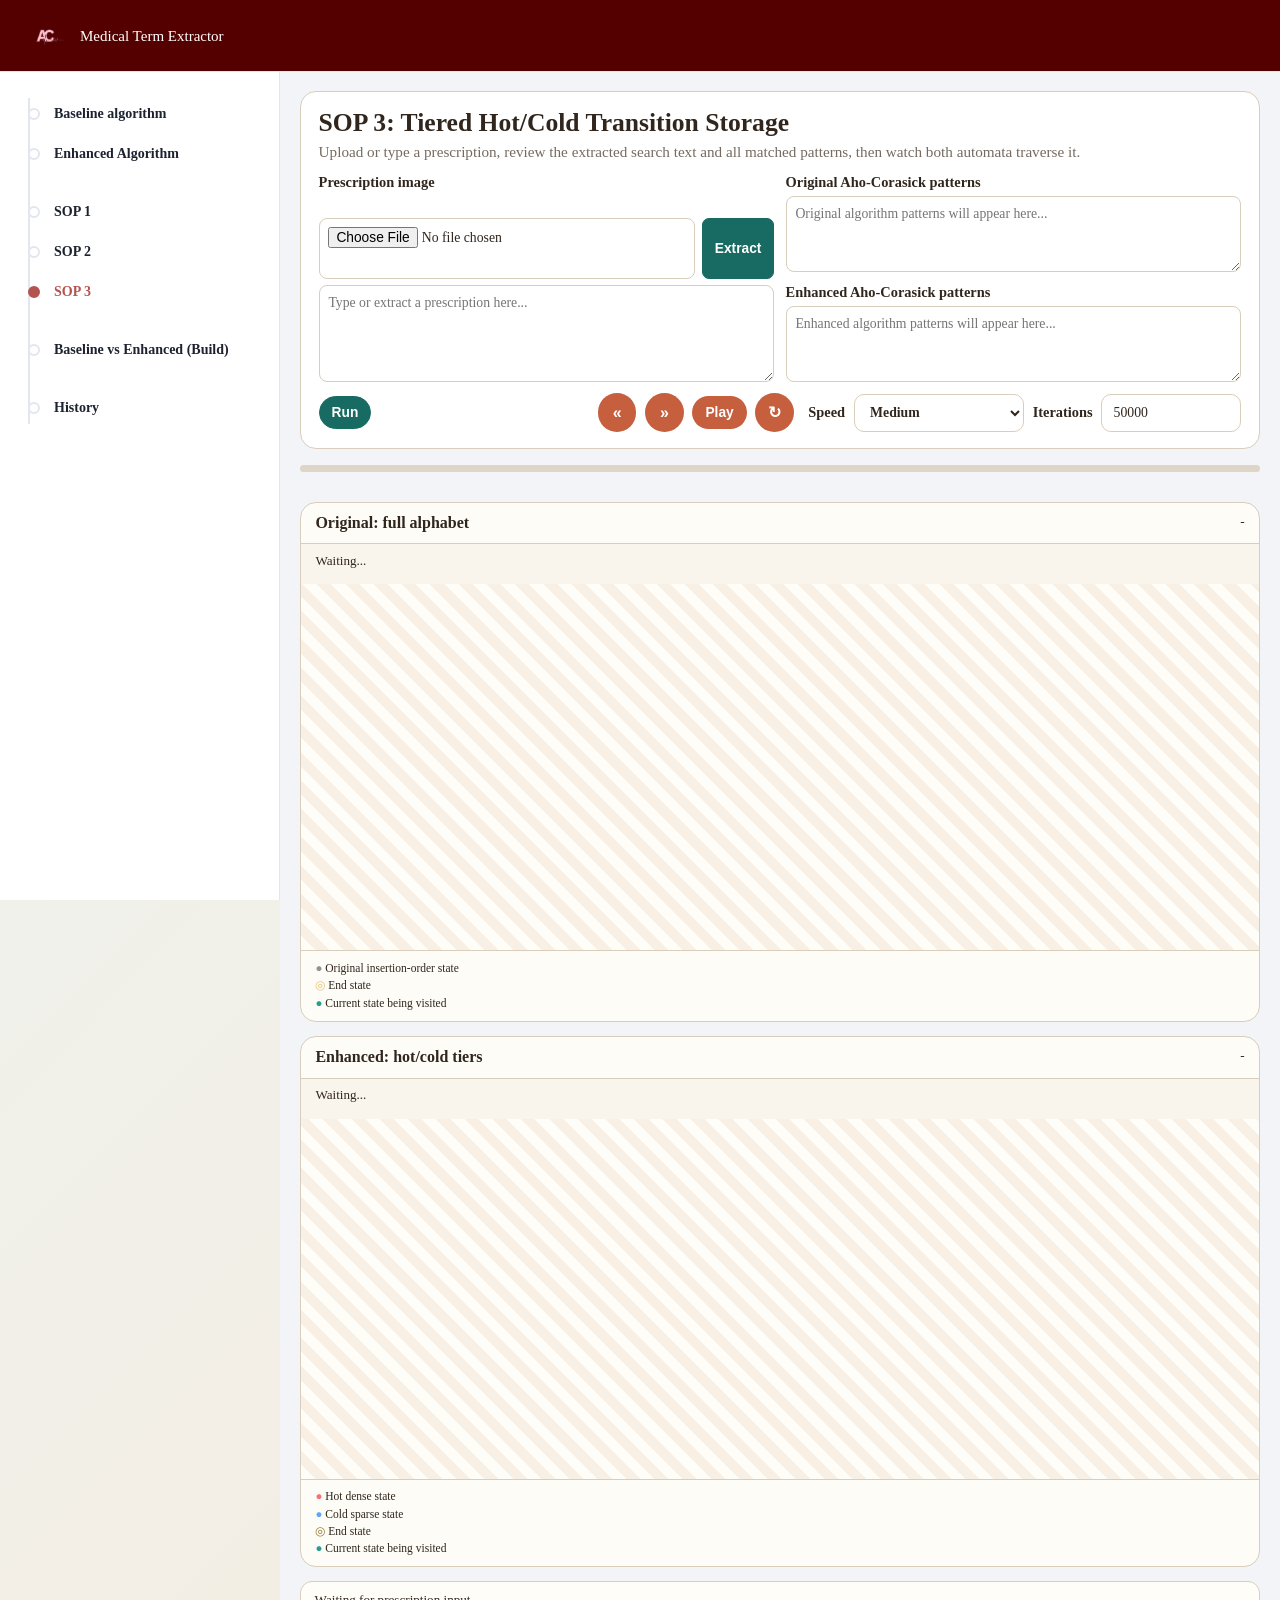
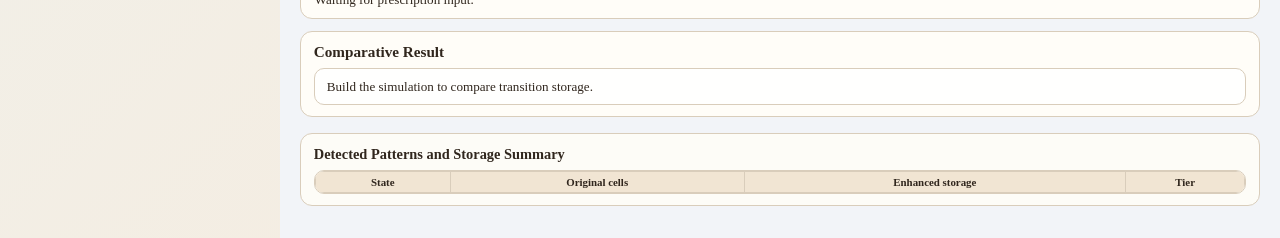
<file: medterm-extractor/frontend/sop3/index.html>
<!doctype html>
<html lang="en">
<head>
<meta charset="UTF-8"><meta name="viewport" content="width=device-width, initial-scale=1.0"><title>SOP 3 | Tiered Transition Storage</title>
<link rel="stylesheet" href="../style.css" />
<style>
:root{--bg:#f3f0e8;--card:#fffdf8;--ink:#30261d;--line:#d9cdbb;--teal:#176b63;--orange:#c65f3d;--blue:#3978a8;--muted:#756b60}*{box-sizing:border-box}body{margin:0;color:var(--ink);font-family:var(--sans);background:linear-gradient(135deg,#edf4f1,#f7eadc);min-height:100vh}.wrap{width:min(1400px,96%);margin:1.2rem auto 2rem;display:grid;gap:1rem}.wrap a{color:var(--teal);text-decoration:none;font:600 .8rem "Times New Roman",monospace}.hero,.panel,.tablewrap{background:rgba(255,253,248,.88);border:1px solid var(--line);border-radius:16px;padding:1rem 1.1rem}.hero h1{margin:0;font-size:1.45rem}.sub{color:var(--muted);font-size:.88rem;margin:.3rem 0 .8rem}.controls{display:grid;grid-template-columns:1fr 1fr;gap:.7rem}.field-stack{display:grid;gap:.7rem;align-content:start}.field{display:grid;gap:.35rem}.label{font-size:.78rem;font-weight:700}textarea,input,select{width:100%;border:1px solid var(--line);border-radius:8px;padding:.55rem;background:#fff;font:.78rem "Times New Roman",monospace;color:var(--ink)}textarea{min-height:76px;resize:vertical}.upload{display:grid;grid-template-columns:1fr auto;gap:.4rem}.buttons{display:flex;gap:.45rem;flex-wrap:wrap;margin-top:.7rem}button{border:1px solid var(--line);border-radius:7px;background:#fff;padding:.5rem .75rem;color:var(--ink);font-weight:700;cursor:pointer}button.primary{background:var(--teal);border-color:var(--teal);color:#fff}button:disabled{opacity:.55;cursor:wait}.progress{height:7px;background:#dfd5c7;border-radius:8px;overflow:hidden}.progress span{display:block;height:100%;width:0;background:var(--orange)}.cmp-layout{display:grid;grid-template-columns:1fr;gap:.85rem;align-items:start}.panels{display:grid;grid-template-columns:1fr;gap:.9rem}.panel{padding:0;overflow:hidden;display:grid;grid-template-rows:auto auto 1fr auto;min-height:520px}.head{padding:.7rem .9rem;border-bottom:1px solid var(--line);font-weight:700;display:flex;justify-content:space-between}.meta,.step,.result,.note{font:.72rem "Times New Roman",monospace}.step{padding:.55rem .9rem;min-height:2.5rem;background:#faf5ec}.canvas{min-height:290px;overflow:auto;background:repeating-linear-gradient(45deg,#fffdf8,#fffdf8 10px,#f8f0e5 10px,#f8f0e5 20px)}svg{width:100%;min-height:360px;display:block}.side{display:grid;gap:.75rem;position:static}.tablewrap h2{font-size:.9rem;margin:0 0 .45rem}.result{white-space:pre-wrap;line-height:1.5;background:#fff;border:1px solid var(--line);border-radius:12px;padding:.6rem .75rem;min-height:92px;overflow:auto}.status{background:var(--card);border:1px solid var(--line);border-radius:12px;padding:.62rem .85rem;font-family:"Times New Roman",monospace;font-size:.82rem;white-space:pre-wrap}.bench-wrap{background:var(--card);border:1px solid var(--line);border-radius:12px;padding:.7rem .8rem;display:grid;gap:.45rem}.bench-title{font-size:.95rem;font-weight:700}.bench-box{background:rgba(255,255,255,.86);border:1px solid var(--line);border-radius:10px;padding:.6rem .75rem;font-family:"Times New Roman",monospace;font-size:.8rem;white-space:pre-wrap}.swatch{display:inline-block;width:.7rem;height:.7rem;border-radius:2px;margin-right:.25rem;vertical-align:middle}.tablewrap{border-radius:12px;padding:.7rem .8rem;font-size:.75rem}.tablebox{max-height:280px;overflow:auto;border:1px solid var(--line);border-radius:10px}.tablewrap table{border-collapse:collapse;width:100%;font:.68rem "Times New Roman",monospace}.tablewrap th,.tablewrap td{border:1px solid var(--line);padding:.25rem;text-align:center}.tablewrap th{position:sticky;top:0;background:#f1e5d3}.tablewrap td:nth-child(2){color:var(--blue)}.tablewrap td:nth-child(3){color:var(--teal)}@media(max-width:950px){.controls{grid-template-columns:1fr}}
.page-body{background:#f2f4f8}
</style>
<style>
  .hero { background: #fff; }
  body { font-size: 1rem; }
  .hero h1 { font-size: clamp(1.15rem, 2vw, 1.65rem); }
  .sub { font-size: .95rem; }
  .label { font-size: .9rem; }
  textarea, input, select, button { font-size: .86rem; }
  .head { font-size: 1rem; }
  .meta, .step, .result, .note, .status, .bench-box { font-size: .82rem; }
  label[for="speed"] { display: inline-flex; align-items: center; height: 38px; margin-left: .35rem; }
  #speed { width: 170px; height: 38px; padding: .6rem .7rem; border-radius: 10px; font-family: var(--sans); font-size: .86rem; font-weight: 600; }
  label[for="iterations"] { display: inline-flex; align-items: center; height: 38px; }
  #iterations { max-width: 140px; height: 38px; padding: .6rem .7rem; border-radius: 10px; }
  .buttons { justify-content: space-between; align-items: center; }
  .buttons-left, .buttons-right { display: flex; flex-wrap: wrap; gap: .55rem; align-items: center; }
  .buttons button { border-radius: 999px; transition: transform 120ms ease, box-shadow 120ms ease; }
  .buttons button:hover { transform: translateY(-1px); box-shadow: 0 6px 12px rgba(0,0,0,.08); }
  .buttons button.alt { background: var(--orange); color: #fff; border-color: transparent; }
  .buttons button.icon-btn { background: var(--orange); color: #fff; border-color: transparent; width: 2.4rem; height: 2.4rem; padding: 0; display: inline-flex; align-items: center; justify-content: center; font-size: 1rem; line-height: 1; }
  .buttons button.icon-btn:hover { background: var(--teal); }
</style>
<style>
  .cr-grid { display: grid; grid-template-columns: 1fr 1fr; gap: .6rem; white-space: normal; }
  .cr-box { border: 1px solid var(--line); border-radius: 8px; padding: .55rem .75rem; background: #fffdf8; line-height: 1.5; }
  .cr-box.wide { grid-column: 1 / -1; }
  .cr-title { text-align: center; font-weight: 700; margin-bottom: .35rem; color: var(--teal); }
  @media (max-width: 760px) { .cr-grid { grid-template-columns: 1fr; } }
</style>
</head>
<body>
<header class="topbar">
  <div class="brand">
    <img class="brand-mark" src="../logoo.png" alt="Medical Term Extractor logo" />
    <div class="brand-text">
      <span class="brand-title">Medical Term Extractor</span>
    </div>
  </div>
</header>
<div class="app-shell">
  <aside class="side-menu">
    <nav class="side-nav">
      <div class="side-group">
        <a class="side-item" href="../index.html"><span class="side-dot"></span><span class="side-label">Baseline algorithm</span></a>
        <a class="side-item" href="../index.html"><span class="side-dot"></span><span class="side-label">Enhanced Algorithm</span></a>
      </div>
      <div class="side-group">
        <a class="side-item" href="../sop1/index.html"><span class="side-dot"></span><span class="side-label">SOP 1</span></a>
        <a class="side-item" href="../sop2/index.html"><span class="side-dot"></span><span class="side-label">SOP 2</span></a>
        <a class="side-item active" href="../sop3/index.html"><span class="side-dot"></span><span class="side-label">SOP 3</span></a>
      </div>
      <div class="side-group">
        <a class="side-item" href="../baseline-vs-enhanced/index.html">
            <span class="side-dot"></span>
            <span class="side-label">Baseline vs Enhanced (Build)</span>
          </a>
      </div>
      <div class="side-group">
        <a class="side-item" href="../history/index.html"><span class="side-dot"></span><span class="side-label">History</span></a>
      </div>
    </nav>
  </aside>
  <div class="main-col">
    <div class="page-body">
<div class="wrap">
  <section class="hero"><h1>SOP 3: Tiered Hot/Cold Transition Storage</h1><div class="sub">Compare the original full-alphabet transition rows with enhanced dense hot states and sparse cold states.</div><div class="controls"><div class="field"><span class="label">Prescription image</span><div class="upload"><input id="image" type="file" accept="image/*"><button id="ocr" class="primary">Extract</button></div><textarea id="prescription" placeholder="Type or extract a prescription here..."></textarea></div><div class="field-stack"><div class="field"><span class="label">Original Aho-Corasick patterns</span><textarea id="patternsOriginal" placeholder="Original algorithm patterns will appear here..." readonly></textarea></div><div class="field"><span class="label">Enhanced Aho-Corasick patterns</span><textarea id="patternsEnhanced" placeholder="Enhanced algorithm patterns will appear here..." readonly></textarea></div></div></div><div class="buttons">
  <div class="buttons-left"><button id="build" class="primary">Run</button></div>
  <div class="buttons-right">
    <button id="prev" class="icon-btn" title="Prev" aria-label="Prev">&laquo;</button>
    <button id="next" class="icon-btn" title="Next" aria-label="Next">&raquo;</button>
    <button id="play" class="alt">Play</button>
    <button id="reset" class="icon-btn" title="Reset" aria-label="Reset">&#8635;</button>
    <label class="label" for="speed">Speed</label>
    <select id="speed" class="speed-control"><option value="900">Slow</option><option value="500" selected>Medium</option><option value="220">Fast</option></select>
    <label class="label" for="iterations">Iterations</label>
    <input id="iterations" type="number" min="100" step="100" value="50000" />
  </div>
</div></section><div class="progress"><span id="bar"></span></div><div class="cmp-layout"><section class="panels"><article class="panel"><div class="head">Original: full alphabet <span class="meta" id="ometa">-</span></div><div class="step" id="ostep">Waiting...</div><div class="canvas"><svg id="osvg"></svg></div></article><article class="panel"><div class="head">Enhanced: hot/cold tiers <span class="meta" id="emeta">-</span></div><div class="step" id="estep">Waiting...</div><div class="canvas"><svg id="esvg"></svg></div></article></section><aside class="side"><section class="status" id="status">Waiting for prescription input.</section><section class="bench-wrap"><div class="bench-title">Comparative Result</div><div class="bench-box" id="result">Build the simulation to compare transition storage.</div></section><section class="bench-wrap"><div class="bench-title">Storage Legend</div><div class="bench-box"><span class="swatch" style="background:#3978a8"></span>Full alphabet / dense<br><span class="swatch" style="background:#176b63"></span>Hot state<br><span class="swatch" style="background:#c65f3d"></span>Cold sparse state</div></section></aside></div><section class="tablewrap"><h2>Detected Patterns and Storage Summary</h2><div class="tablebox"><table><thead><tr><th>State</th><th>Original cells</th><th>Enhanced storage</th><th>Tier</th></tr></thead><tbody id="storage"></tbody></table></div></section></div>
<script src="../history-helper.js"></script>
<script>
const $ = id => document.getElementById(id);
document.querySelector('.sub').textContent = 'Upload or type a prescription, review the extracted search text and all matched patterns, then watch both automata traverse it.';
const speedControl = $('speed');
const INITIAL_STATUS = 'SOP 3 compares full-alphabet transition rows with hot dense states and cold sparse states to reduce storage.';
const FULL_ALPHABET = Array.from('ABCDEFGHIJKLMNOPQRSTUVWXYZ0123456789 .,-/%()+:#•—');
function addFigureLegends() {
  const legends = [
    ['osvg', '<span style="color:#929292">●</span> Original insertion-order state<br><span style="color:#e9c46a">◎</span> End state<br><span style="color:#2a9d8f">●</span> Current state being visited'],
    ['esvg', '<span style="color:#f87171">●</span> Hot dense state<br><span style="color:#60a5fa">●</span> Cold sparse state<br><span style="color:#9c7a2f">◎</span> End state<br><span style="color:#2a9d8f">●</span> Current state being visited']
  ];
  legends.forEach(([svgId, content]) => {
    const svg = $(svgId);
    const legend = document.createElement('div');
    legend.className = 'legend';
    legend.style.cssText = 'padding:.55rem .9rem;border-top:1px solid var(--line);font:.72rem Times New Roman,monospace;line-height:1.5';
    legend.innerHTML = content;
    svg.parentElement.after(legend);
  });
  const oldLegend = [...document.querySelectorAll('.side .bench-wrap')].find(section => section.textContent.includes('Storage Legend'));
  if (oldLegend) oldLegend.remove();
}
addFigureLegends();
const S = { originalNodes: [], enhancedNodes: [], text: '', steps: [], i: 0, timer: null, metrics: null, resultReady: false };
const THETA = 4;
const sharedText = sessionStorage.getItem('medtermExtractorText');
if (sharedText) {
  $('prescription').value = sharedText;
  $('status').textContent = INITIAL_STATUS;
}

function norm(x) {
  return (x || '').toUpperCase().replace(/[^A-Z0-9 .,/()%+:#•—-]/g, ' ').replace(/\s+/g, ' ').trim();
}

function canonicalizePatterns(patterns) {
  return [...new Set(patterns.map(pattern => norm(pattern)).filter(Boolean))]
    .sort((a, b) => a.localeCompare(b));
}

async function getPatterns(text, mode) {
  const response = await fetch('/api/analyze', {
    method: 'POST',
    headers: { 'Content-Type': 'application/json' },
    body: JSON.stringify({ text, mode })
  });
  const data = await response.json();
  if (!response.ok) throw new Error(data.error || 'Pattern discovery failed.');
  return canonicalizePatterns(
    (data.matches || [])
      .filter(m => mode !== 'enhanced' || !m.dropped)
      .map(m => m.matched_dictionary_term || m.term)
      .filter(Boolean)
  );
}

function buildTrie(patterns) {
  const nodes = [{ id: 0, depth: 0, children: new Map(), output: [] }];
  for (const pattern of patterns) {
    let current = 0;
    for (const ch of pattern) {
      if (!nodes[current].children.has(ch)) {
        const nextId = nodes.length;
        nodes.push({ id: nextId, depth: nodes[current].depth + 1, children: new Map(), output: [] });
        nodes[current].children.set(ch, nextId);
      }
      current = nodes[current].children.get(ch);
    }
    nodes[current].output.push(pattern);
  }

  const failures = Array(nodes.length).fill(0);
  const queue = [...nodes[0].children.values()];
  while (queue.length) {
    const state = queue.shift();
    for (const [char, child] of nodes[state].children) {
      let fallback = failures[state];
      while (fallback && !nodes[fallback].children.has(char)) fallback = failures[fallback];
      const transition = nodes[fallback].children.get(char);
      failures[child] = transition !== undefined && transition !== child ? transition : 0;
      for (const output of nodes[failures[child]].output) {
        if (!nodes[child].output.includes(output)) nodes[child].output.push(output);
      }
      queue.push(child);
    }
  }

  nodes.forEach((node, i) => { node.fail = failures[i]; });
  return nodes;
}

function getAlphabetSize(trieNodes) {
  return getAlphabet(trieNodes).length;
}

function getAlphabet(trieNodes) {
  return [...new Set(trieNodes.flatMap(node => [...node.children.keys()]))].sort((a, b) => a.localeCompare(b));
}

function buildTraversalSteps(originalNodes, enhancedNodes, text) {
  const failuresFor = nodes => {
    const failures = Array(nodes.length).fill(0);
    const queue = [...nodes[0].children.values()];
    while (queue.length) {
      const state = queue.shift();
      for (const [char, child] of nodes[state].children) {
        let fallback = failures[state];
        while (fallback && !nodes[fallback].children.has(char)) fallback = failures[fallback];
        const transition = nodes[fallback].children.get(char);
        failures[child] = transition !== undefined && transition !== child ? transition : 0;
        queue.push(child);
      }
    }
    return failures;
  };
  const originalFailures = failuresFor(originalNodes);
  const enhancedFailures = failuresFor(enhancedNodes);
  let originalState = 0;
  let enhancedState = 0;
  return [...text].map(char => {
    let originalTransition = originalNodes[originalState].children.get(char);
    while (originalTransition === undefined && originalState) {
      originalState = originalFailures[originalState];
      originalTransition = originalNodes[originalState].children.get(char);
    }
    originalState = originalTransition === undefined ? 0 : originalTransition;

    let enhancedTransition = enhancedNodes[enhancedState].children.get(char);
    while (enhancedTransition === undefined && enhancedState) {
      enhancedState = enhancedFailures[enhancedState];
      enhancedTransition = enhancedNodes[enhancedState].children.get(char);
    }
    enhancedState = enhancedTransition === undefined ? 0 : enhancedTransition;
    return { char, original: originalState, enhanced: enhancedState };
  });
}

// Number of trie edges a cold state actually owns: d(v), i.e. the state's
// own children in the trie. Cold rows are stored sparse and hold only these
// trie edges -- NOT the extra transitions a failure-chain walk would resolve
// for other characters. That failure-chain resolution is what the skip table
// (Objective 1) precomputes for fast lookup, but it is a separate, derived
// structure and is not counted as this state's own storage here.
function coldRowSizes(nodes) {
  return nodes.map(node => node.children.size);
}

const CELL_BYTES = 8;   // one machine word per transition cell (matches memory_layout.py stride)
const cellsToKb = cells => cells * CELL_BYTES / 1024;

function computeStorageSummary(originalNodes, enhancedNodes) {
  const fullSize = FULL_ALPHABET.length;
  const enhancedAlphabet = getAlphabet(enhancedNodes);
  const sigma = enhancedAlphabet.length;
  const rowSizes = coldRowSizes(enhancedNodes);
  const isHot = node => node.children.size >= THETA;

  const hotNodes = enhancedNodes.filter(isHot);
  const coldNodes = enhancedNodes.filter(node => !isHot(node));
  const hotStates = hotNodes.length;
  const coldStates = coldNodes.length;

  const hotDenseStorage = hotStates * sigma;
  const coldSparseStorage = coldNodes.reduce((sum, node) => sum + rowSizes[node.id], 0);
  const coldSizes = coldNodes.map(node => rowSizes[node.id]);
  const enhancedStorage = hotDenseStorage + coldSparseStorage;

  const states = enhancedNodes.length;
  const originalStorage = originalNodes.length * fullSize;        // Original AC, its own trie
  const fullRowSameStates = states * fullSize;                    // |S_enh| x |Sigma_full|
  const denseSameAlphabet = states * sigma;                       // |S_enh| x |Sigma_pattern|

  const pct = (saved, base) => base ? (saved / base) * 100 : 0;
  const saved = originalStorage - enhancedStorage;

  return {
    originalStates: originalNodes.length,
    originalAlphabetSize: fullSize,
    originalAlphabet: FULL_ALPHABET,
    originalStorage,
    totalStates: states,
    alphabetSize: sigma,
    alphabet: enhancedAlphabet,
    skipRowSizes: rowSizes,
    hotStates,
    coldStates,
    hotRatioPercent: pct(hotStates, states),
    hotDenseStorage,
    coldSparseStorage,
    coldRowMin: coldSizes.length ? Math.min(...coldSizes) : 0,
    coldRowAvg: coldSizes.length ? coldSizes.reduce((a, b) => a + b, 0) / coldSizes.length : 0,
    coldRowMax: coldSizes.length ? Math.max(...coldSizes) : 0,
    coldDenseEquivalent: coldStates * sigma,
    enhancedStorage,
    fullRowSameStates,
    denseSameAlphabet,
    saved,
    savedPercent: pct(saved, originalStorage),
    savedVsFull: fullRowSameStates - enhancedStorage,
    savedVsFullPercent: pct(fullRowSameStates - enhancedStorage, fullRowSameStates),
    savedVsSameAlphabet: denseSameAlphabet - enhancedStorage,
    savedVsSameAlphabetPercent: pct(denseSameAlphabet - enhancedStorage, denseSameAlphabet),
    savingFromAlphabet: fullRowSameStates - denseSameAlphabet,
    savingFromTiering: denseSameAlphabet - enhancedStorage,
    // Additive breakdown of the headline "Memory saved" figure (saved / originalStorage,
    // e.g. 2200 / 2254 = 97.6%). Both shares below use originalStorage as the SAME
    // denominator (the baseline AC's own node count x full alphabet) so they sum
    // correctly to savedPercent: savingFromAlphabetPercentOfTotal + savingFromTieringPercentOfTotal = savedPercent.
    // NOTE: denseSameAlphabet (800) is computed from the ENHANCED automaton's node
    // count (totalStates), which can differ from originalNodes.length used in
    // originalStorage (2254) -- they come from separately-built tries. The old
    // savedVsSameAlphabetPercent (93.3%) divided by denseSameAlphabet (800) itself,
    // which is why it did not add up with the alphabet-restriction share.
    savingFromAlphabetPercentOfTotal: pct(originalStorage - denseSameAlphabet, originalStorage),
    savingFromTieringPercentOfTotal: pct(denseSameAlphabet - enhancedStorage, originalStorage),
    originalKb: cellsToKb(originalStorage),
    fullRowSameStatesKb: cellsToKb(fullRowSameStates),
    denseSameAlphabetKb: cellsToKb(denseSameAlphabet),
    enhancedKb: cellsToKb(enhancedStorage)
  };
}

function drawNodeGraph(svg, trieNodes, currentId, highlightHot) {
  svg.innerHTML = '';
  const width = Math.max(1000, svg.clientWidth || 1000);
  const height = Math.max(420, trieNodes.length * 4);
  svg.setAttribute('viewBox', `0 0 ${width} ${height}`);

  const pos = new Map();
  const layers = new Map();
  trieNodes.forEach(node => {
    if (!layers.has(node.depth)) layers.set(node.depth, []);
    layers.get(node.depth).push(node);
  });

  const maxDepth = Math.max(...[...layers.keys()], 0);
  [...layers.entries()].sort((a, b) => a[0] - b[0]).forEach(([depth, nodesAtDepth]) => {
    const orderedNodes = nodesAtDepth;
    const xSpan = Math.max(180, width - 144);
    const x = maxDepth === 0 ? width / 2 : 72 + (depth / maxDepth) * xSpan;
    const startY = 56;
    const step = orderedNodes.length > 1 ? Math.max(180, height - 112) / (orderedNodes.length - 1) : 0;
    orderedNodes.forEach((node, idx) => {
      pos.set(node.id, { x, y: startY + idx * step });
    });
  });

  for (const node of trieNodes) {
    for (const [ch, childId] of node.children) {
      const from = pos.get(node.id);
      const to = pos.get(childId);
      if (!from || !to) continue;
      const line = document.createElementNS('http://www.w3.org/2000/svg', 'line');
      line.setAttribute('x1', from.x);
      line.setAttribute('y1', from.y);
      line.setAttribute('x2', to.x);
      line.setAttribute('y2', to.y);
      line.setAttribute('stroke', '#c5c5c5');
      line.setAttribute('stroke-width', '1.8');
      svg.appendChild(line);

      const label = document.createElementNS('http://www.w3.org/2000/svg', 'text');
      label.setAttribute('x', (from.x + to.x) / 2);
      label.setAttribute('y', (from.y + to.y) / 2 - 4);
      label.setAttribute('text-anchor', 'middle');
      label.setAttribute('font-size', '12');
      label.setAttribute('fill', '#17365d');
      label.setAttribute('font-family', 'Times New Roman');
      label.textContent = ch;
      svg.appendChild(label);
    }
  }

  for (const node of trieNodes) {
    const p = pos.get(node.id);
    const isCurrent = node.id === currentId;
    const isHot = node.children.size >= THETA;
    const isEnd = node.output && node.output.length > 0;
    const fill = highlightHot
      ? (isHot ? '#f87171' : '#60a5fa')
      : (isCurrent ? '#2a9d8f' : (isEnd ? '#e9c46a' : '#ffffff'));
    const stroke = highlightHot
      ? (isHot ? '#b91c1c' : '#2563eb')
      : (isCurrent ? '#196359' : (isEnd ? '#9c7a2f' : '#929292'));

    const circle = document.createElementNS('http://www.w3.org/2000/svg', 'circle');
    circle.setAttribute('cx', p.x);
    circle.setAttribute('cy', p.y);
    circle.setAttribute('r', isCurrent ? 20 : 16);
    circle.setAttribute('fill', fill);
    circle.setAttribute('stroke', stroke);
    circle.setAttribute('stroke-width', '2.4');
    svg.appendChild(circle);

    if (isEnd) {
      const endRing = document.createElementNS('http://www.w3.org/2000/svg', 'circle');
      endRing.setAttribute('cx', p.x);
      endRing.setAttribute('cy', p.y);
      endRing.setAttribute('r', (isCurrent ? 20 : 16) + 5);
      endRing.setAttribute('fill', 'none');
      endRing.setAttribute('stroke', stroke);
      endRing.setAttribute('stroke-width', '2.4');
      svg.appendChild(endRing);
    }

    const text = document.createElementNS('http://www.w3.org/2000/svg', 'text');
    text.setAttribute('x', p.x);
    text.setAttribute('y', p.y + 3);
    text.setAttribute('font-size', '11');
    text.setAttribute('text-anchor', 'middle');
    text.setAttribute('fill', '#1a1a1a');
    text.setAttribute('font-family', 'Times New Roman');
    text.textContent = String(node.id);
    svg.appendChild(text);
  }
}

function render() {
  if (!S.originalNodes.length || !S.enhancedNodes.length) return;
  const step = S.steps[Math.max(0, Math.min(S.i, S.steps.length - 1))] || { char: '-', original: 0, enhanced: 0 };
  drawNodeGraph($('osvg'), S.originalNodes, step.original, false);
  drawNodeGraph($('esvg'), S.enhancedNodes, step.enhanced, true);
  const charText = step.char === ' ' ? '[space]' : step.char;
  $('ostep').textContent = `step ${Math.max(0, S.i + 1)}/${S.steps.length} | char=${charText} | full row`;
  $('estep').textContent = `step ${Math.max(0, S.i + 1)}/${S.steps.length} | char=${charText} | ${S.enhancedNodes[step.enhanced].children.size >= THETA ? 'hot dense row' : 'cold sparse row'}`;
  $('bar').style.width = `${Math.min(100, (S.i + 1) / Math.max(1, S.steps.length) * 100)}%`;
  if (S.steps.length && S.i >= S.steps.length - 1) S.resultReady = true;
  const currentNode = S.enhancedNodes[step.enhanced];
  const currentTier = currentNode.children.size >= THETA ? 'hot dense row' : 'cold sparse row';
  $('status').textContent =
    `Text length: ${S.text.length} | Step: ${Math.max(0, S.i + 1)}/${S.steps.length}\n` +
    `Current char: ${charText}\n` +
    (S.resultReady ? 'Traversal complete.' : 'Simulating transition storage...');

  if (S.metrics) {
    const m = S.metrics;
    const f1 = x => x.toFixed(1);
    const kb = x => x.toFixed(2);
    $('ometa').textContent = `original=${m.originalStorage} cells`;
    $('emeta').textContent = `hot=${m.hotStates} | cold=${m.coldStates} | saved=${m.saved.toFixed(0)} cells`;
    const maxStorage = Math.max(m.originalStorage, m.enhancedStorage, 1);
    const baselineWidth = Math.max(3, m.originalStorage / maxStorage * 100);
    const enhancedWidth = Math.max(3, m.enhancedStorage / maxStorage * 100);
    const alphabetLabel = m.alphabet.map(ch => ch === ' ' ? '[space]' : ch).join(' ');
    const line = t => `<div>${t}</div>`;
    const box = (title, lines, wide) =>
      `<div class="cr-box${wide ? ' wide' : ''}"><div class="cr-title">${title}</div>${lines.join('')}</div>`;

    $('result').innerHTML = `<div class="cr-grid">` +
      box('Baseline Result', [
        line(`Enhanced unique pattern characters (|Σ| = ${m.alphabetSize}): ${alphabetLabel}`),
        line(`Original transition matrix: |S| × |Σ| = ${m.originalStates} × ${m.originalAlphabetSize} = ${m.originalStorage} cells (${kb(m.originalKb)} KB)`)
      ]) +
      box('Enhanced Result', [
        line(`Enhanced hot storage: ${m.hotStates} hot states × ${m.alphabetSize} unique characters = ${m.hotDenseStorage} cells`),
        line(`Enhanced cold sparse storage: Σ cold d(v) = ${m.coldSparseStorage} cells`),
        line(`Enhanced tiered formula: Σ hot |Σ| + Σ cold d(v) = ${m.hotDenseStorage} + ${m.coldSparseStorage} = ${m.enhancedStorage} cells (${kb(m.enhancedKb)} KB)`),
        line(`Hot states: ${m.hotStates}, cold states: ${m.coldStates}`)
      ]) +
      box('Memory Saved', [
        line(`<strong>Precomputed skip table optimization:</strong>`),
        line(`Alphabet restriction → ${m.originalStorage} − ${m.denseSameAlphabet} = ${m.originalStorage - m.denseSameAlphabet} cells → ${m.originalStorage - m.denseSameAlphabet} / ${m.originalStorage} = ${f1(m.savingFromAlphabetPercentOfTotal)}%`),
        line(`Hot/cold tiering (same-alphabet − enhanced total) → ${m.denseSameAlphabet} − ${m.enhancedStorage} = ${m.savedVsSameAlphabet} cells → ${m.savedVsSameAlphabet} / ${m.originalStorage} = ${f1(m.savingFromTieringPercentOfTotal)}%`),
        line(`<strong>Memory saved: ${m.saved.toFixed(0)} cells (${f1(m.savedPercent)}%)</strong> or (${kb(cellsToKb(m.saved))} KB saved)`),
        `<div style="margin-top:.6rem;border-top:1px solid #d9cdbb;padding-top:.5rem">Original full rows <span style="display:inline-block;width:${baselineWidth}%;height:9px;background:#3978a8;border-radius:3px"></span> ${m.originalStorage}</div>`,
        `<div>Enhanced tiers <span style="display:inline-block;width:${enhancedWidth}%;height:9px;background:#176b63;border-radius:3px"></span> ${m.enhancedStorage}</div>`
      ], true) +
      `</div>`;
    $('storage').innerHTML = S.enhancedNodes.map(node => {
      const hot = node.children.size >= THETA;
      const enhancedCells = hot ? m.alphabetSize : m.skipRowSizes[node.id];
      const tier = hot ? 'Hot / dense' : 'Cold / sparse';
      return `<tr><td>${node.id}</td><td>${m.originalAlphabetSize}</td><td>${enhancedCells}</td><td>${tier}</td></tr>`;
    }).join('');
  }
}

function play() {
  clearInterval(S.timer);
  $('play').textContent = 'Pause';
  S.timer = setInterval(() => {
    if (S.i >= S.steps.length - 1) {
      clearInterval(S.timer);
      $('play').textContent = 'Play';
      render();
      return;
    }
    S.i += 1;
    render();
  }, Number(speedControl.value));
}

$('build').onclick = async () => {
  clearInterval(S.timer);
  S.resultReady = false;
  $('result').textContent = 'Simulation running... comparative results will appear when the progress bar is complete.';
  $('storage').innerHTML = '';
  const text = norm($('prescription').value);
  if (!text) {
    $('status').textContent = 'Provide prescription text first.';
    return;
  }

  try {
    const [originalPatterns, enhancedPatterns] = await Promise.all([
      getPatterns(text, 'original'),
      getPatterns(text, 'enhanced')
    ]);
    $('patternsOriginal').value = originalPatterns.join(', ');
    $('patternsEnhanced').value = enhancedPatterns.join(', ');
    if (!originalPatterns.length && !enhancedPatterns.length) {
      $('status').textContent = 'No dictionary patterns found.';
      $('osvg').innerHTML = '';
      $('esvg').innerHTML = '';
      $('storage').innerHTML = '';
      $('result').textContent = 'No patterns were detected for this text.';
      return;
    }

    const originalNodes = buildTrie(originalPatterns);
    const enhancedNodes = buildTrie(enhancedPatterns);
    const metrics = computeStorageSummary(originalNodes, enhancedNodes);
    S.originalNodes = originalNodes;
    S.enhancedNodes = enhancedNodes;
    S.metrics = metrics;
    S.text = text;
    S.steps = buildTraversalSteps(originalNodes, enhancedNodes, text);
    S.i = 0;

    $('status').textContent = 'Hot/cold transition storage comparison ready. Dense rows are kept for frequently used states; sparse rows avoid full-alphabet allocation.';
    render();
    play();
    saveActivityHistory({
      source: 'SOP 3',
      sourcePage: '../sop3/index.html',
      mode: 'sop3',
      text,
      matchCount: enhancedPatterns.length,
      terms: enhancedPatterns,
      resultHtml: $('result').innerHTML,
      visuals: {
        originalSvg: $('osvg').innerHTML,
        enhancedSvg: $('esvg').innerHTML,
        storage: $('storage').innerHTML,
        originalStep: $('ostep').textContent,
        enhancedStep: $('estep').textContent,
        originalMeta: $('ometa').textContent,
        enhancedMeta: $('emeta').textContent,
        progress: $('bar').style.width,
      }
    });
  } catch (err) {
    $('status').textContent = err.message;
  }
};

function clearResultsIfTextDeleted() {
  if ($('prescription').value.trim()) return;
  clearInterval(S.timer);
  S.resultReady = false;
  S.originalNodes = [];
  S.enhancedNodes = [];
  S.steps = [];
  S.metrics = null;
  $('osvg').innerHTML = '';
  $('esvg').innerHTML = '';
  $('storage').innerHTML = '';
  $('bar').style.width = '0%';
  $('result').textContent = 'Build the simulation to compare transition storage.';
  $('status').textContent = INITIAL_STATUS;
}

['prescription'].forEach(id => $(id).addEventListener('input', clearResultsIfTextDeleted));

$('ocr').onclick = async () => {
  const file = $('image').files[0];
  if (!file) {
    $('status').textContent = 'Choose an image first.';
    return;
  }

  const formData = new FormData();
  formData.append('image', file);
  $('ocr').disabled = true;
  $('status').textContent = 'Extracting prescription text...';

  try {
    const response = await fetch('/api/ocr', { method: 'POST', body: formData });
    const data = await response.json();
    if (!response.ok) throw new Error(data.error || 'OCR failed.');
    const extracted = (data.text || '').trim();
    $('prescription').value = extracted;
    $('status').textContent = 'Image text loaded. Build the storage comparison.';
  } catch (err) {
    $('status').textContent = err.message;
  } finally {
    $('ocr').disabled = false;
  }
};

$('prev').onclick = () => {
  clearInterval(S.timer);
  S.i = Math.max(0, S.i - 1);
  render();
};

$('next').onclick = () => {
  clearInterval(S.timer);
  S.i = Math.min(S.steps.length - 1, S.i + 1);
  render();
};

$('play').onclick = () => {
  if (S.timer) {
    clearInterval(S.timer);
    S.timer = null;
    $('play').textContent = 'Play';
    return;
  }
  play();
};

$('reset').onclick = () => {
  clearInterval(S.timer);
  S.timer = null;
  S.i = 0;
  $('play').textContent = 'Play';
  render();
};

const restoredEntry = consumeActivityHistory('SOP 3');
if (restoredEntry) {
  $('prescription').value = restoredEntry.text || '';
  $('result').innerHTML = restoredEntry.resultHtml || 'Saved SOP 3 result.';
  const visuals = restoredEntry.visuals || {};
  $('osvg').innerHTML = visuals.originalSvg || '';
  $('esvg').innerHTML = visuals.enhancedSvg || '';
  $('storage').innerHTML = visuals.storage || '';
  $('ostep').textContent = visuals.originalStep || 'Saved result restored.';
  $('estep').textContent = visuals.enhancedStep || 'Saved result restored.';
  $('ometa').textContent = visuals.originalMeta || '-';
  $('emeta').textContent = visuals.enhancedMeta || '-';
  $('bar').style.width = visuals.progress || '100%';
  $('status').textContent = 'Saved SOP 3 result and visuals restored from history.';
}
</script>
</div>
</div>
</div>
</body></html>
</file>
<file: medterm-extractor/frontend/style.css>
:root {
  --bg: #f2f4f8;
  --panel: #ffffff;
  --border: #e2e6ee;
  --text: #1c2230;
  --muted: #6b7280;
  --blue: #b5534f;
  --blue-dark: #8f3f3b;
  --page-active: #b5534f;
  --header-h: 72px;
  --teal: #E37434;
  --teal-dark: #EF6905;
  --danger: #d64545;
  --radius: 12px;
  --mono: "Times New Roman", Times, serif;
  --sans: "Times New Roman", Times, serif;
}

* { box-sizing: border-box; }

body {
  margin: 0;
  font-family: var(--sans);
  background: var(--bg);
  color: var(--text);
  -webkit-font-smoothing: antialiased;
}

/* ---------------- App shell ---------------- */
.app-shell {
  display: flex;
  align-items: stretch;
  min-height: calc(100vh - var(--header-h));
}

.main-col {
  flex: 1;
  min-width: 0;
  display: flex;
  flex-direction: column;
}

/* ---------------- Topbar (full width, fixed at very top) ---------------- */
.topbar {
  display: flex;
  align-items: center;
  justify-content: space-between;
  gap: 24px;
  background: #550000;
  border-bottom: 1px solid var(--border);
  position: sticky;
  top: 0;
  z-index: 20;
  flex-wrap: wrap;
  width: 100%;
  height: var(--header-h);
  padding: 0 28px;   
}

.brand { display: flex; align-items: center; gap: 12px; }

.brand-mark {
  width: 40px;
  height: 40px;
}

.brand-text { display: flex; flex-direction: column; line-height: 1.2; color: white; }
.brand-title { font-weight: 500; font-size: 15px; }

.mode-caption {
  font-size: 13px;
  color: var(--muted);
  margin: 18px 4px 0;
  max-width: 900px;
}

.btn-inline:disabled {
  opacity: 0.45;
  cursor: not-allowed;
}

.text-actions {
  display: flex;
  gap: 10px;
}

.text-actions .btn {
  flex: 1;
}

.text-actions .icon-btn {
  flex: 0 0 42px;
  min-width: 42px;
  padding: 8px 12px;
  font-size: 18px;
  line-height: 1;
}

/* ---------------- Side menu (permanent) ---------------- */
.side-menu {
  position: sticky;
  top: var(--header-h);
  align-self: flex-start;
  height: calc(100vh - var(--header-h));
  width: 280px;
  flex-shrink: 0;
  background: var(--panel);
  border-right: 1px solid var(--border);
  display: flex;
  flex-direction: column;
  overflow-y: auto;
  z-index: 10;
}

.side-menu-title {
  font-size: 13px;
  font-weight: 700;
  letter-spacing: 0.04em;
  text-transform: uppercase;
  color: var(--muted);
  font-family: var(--sans);
}

.side-nav {
  position: relative;
  padding: 24px 20px 24px 42px;
}

.side-nav::before {
  content: "";
  position: absolute;
  top: 26px;
  bottom: 26px;
  left: 28px;
  width: 2px;
  background: var(--border);
}

.side-group {
  display: flex;
  flex-direction: column;
  gap: 4px;
}

.side-group + .side-group {
  margin-top: 22px;
}

.side-item {
  position: relative;
  display: flex;
  align-items: center;
  gap: 14px;
  border: none;
  background: transparent;
  text-align: left;
  text-decoration: none;
  color: var(--text);
  font-family: var(--sans);
  font-size: 14px;
  font-weight: 600;
  padding: 10px 10px 10px 0;
  border-radius: 8px;
  cursor: pointer;
  width: 100%;
}

.side-item:hover { background: var(--bg); }

.side-dot {
  position: relative;
  left: -14px;
  flex-shrink: 0;
  width: 12px;
  height: 12px;
  border-radius: 50%;
  background: var(--panel);
  border: 2px solid var(--border);
  transition: background 0.2s ease, border-color 0.2s ease;
}

.side-item.active .side-dot,
.side-item[data-mode="original"].active .side-dot {
  background: var(--blue);
  border-color: var(--blue);
}

.side-item[data-mode="enhanced"].active .side-dot {
  background: var(--teal);
  border-color: var(--teal);
}

.side-item.active .side-label { color: var(--blue); }
.side-item[data-mode="enhanced"].active .side-label { color: var(--teal); }

.side-item.active:not(.mode-item) .side-dot {
  background: var(--page-active);
  border-color: var(--page-active);
}

.side-item.active:not(.mode-item) .side-label { color: var(--page-active); }

.side-label { margin-left: -14px; }

@media (max-width: 720px) {
  .app-shell { flex-direction: column; }
  .side-menu {
    position: relative;
    height: auto;
    width: 100%;
    border-right: none;
    border-bottom: 1px solid var(--border);
  }
  .side-nav { padding-left: 34px; }
}

/* ---------------- Layout ---------------- */
.layout {
  max-width: 1080px;
  margin: 0 auto;
  padding: 20px 24px 60px;
}

.panels {
  display: grid;
  grid-template-columns: 1fr 1.3fr;
  gap: 20px;
  margin-top: 14px;
}

@media (max-width: 820px) {
  .panels { grid-template-columns: 1fr; }
}

.card {
  background: var(--panel);
  border: 1px solid var(--border);
  border-radius: var(--radius);
  padding: 20px;
}

.card-title {
  font-size: 13px;
  font-weight: 700;
  letter-spacing: 0.04em;
  text-transform: uppercase;
  color: var(--text);
  margin: 0 0 14px;
}

.card-title-row {
  display: flex;
  align-items: baseline;
  gap: 8px;
  flex-wrap: wrap;
  margin-bottom: 14px;
}
.card-title-row .card-title { margin: 0; }
.hint { font-size: 12px; color: var(--muted); font-style: italic; }

/* ---------------- Dropzone ---------------- */
.dropzone {
  display: flex;
  flex-direction: column;
  align-items: center;
  justify-content: center;
  gap: 6px;
  border: 1.5px dashed var(--border);
  border-radius: 10px;
  background: #f8f9fc;
  padding: 32px 16px;
  cursor: pointer;
  text-align: center;
  transition: border-color 0.2s ease, background 0.2s ease;
  position: relative;
  min-height: 180px;
  overflow: hidden;
}

.dropzone:hover, .dropzone.dragover {
  border-color: var(--blue);
  background: #eef2ff;
}

.dropzone-icon { font-size: 28px; opacity: 0.6; }
.dropzone-title { font-weight: 600; font-size: 14px; }
.dropzone-sub { font-size: 12px; color: var(--muted); }

.preview-img {
  position: absolute;
  inset: 0;
  width: 100%;
  height: 100%;
  object-fit: cover;
  border-radius: 9px;
}

/* ---------------- Buttons ---------------- */
.btn {
  margin-top: 14px;
  width: 100%;
  border: none;
  border-radius: 8px;
  padding: 11px 16px;
  font-size: 14px;
  font-weight: 600;
  cursor: pointer;
  display: inline-flex;
  align-items: center;
  justify-content: center;
  gap: 8px;
  transition: background 0.2s ease, opacity 0.2s ease;
}

.btn:disabled { opacity: 0.5; cursor: not-allowed; }

.btn-primary { background: var(--blue); color: white; }
.btn-primary:hover:not(:disabled) { background: var(--blue-dark); }

.btn-secondary { background: #f3e6e5; color: var(--blue-dark); }
.btn-secondary:hover:not(:disabled) { background: #ecd8d7; }

body[data-mode="enhanced"] .btn-primary { background: var(--teal); }
body[data-mode="enhanced"] .btn-primary:hover:not(:disabled) { background: var(--teal-dark); }

.spinner {
  width: 14px;
  height: 14px;
  border-radius: 50%;
  border: 2px solid rgba(255,255,255,0.5);
  border-top-color: white;
  animation: spin 0.7s linear infinite;
}
.btn-secondary .spinner { border-color: rgba(143,63,59,0.25); border-top-color: var(--blue-dark); }

@keyframes spin { to { transform: rotate(360deg); } }

/* ---------------- Text input ---------------- */
.text-input {
  width: 100%;
  min-height: 140px;
  resize: vertical;
  border: 1px solid var(--border);
  background: #f8f9fc;
  border-radius: 10px;
  padding: 14px;
  font-family: var(--mono);
  font-size: 13.5px;
  line-height: 1.5;
  color: var(--text);
}
.text-input:focus { outline: 2px solid var(--blue); outline-offset: 1px; }
body[data-mode="enhanced"] .text-input:focus { outline-color: var(--teal); }

/* ---------------- Results ---------------- */
.results-card { margin-top: 20px; min-height: 160px; }

.results-empty {
  display: flex;
  flex-direction: column;
  align-items: center;
  text-align: center;
  gap: 10px;
  color: var(--muted);
  padding: 30px 10px;
  font-size: 13.5px;
}
.results-empty-icon { font-size: 30px; opacity: 0.5; }

.results-header {
  display: flex;
  align-items: center;
  justify-content: space-between;
  gap: 12px;
  flex-wrap: wrap;
  margin-bottom: 14px;
}

.results-header-actions {
  display: flex;
  align-items: center;
  gap: 10px;
}

.btn-inline {
  width: auto;
  margin-top: 0;
  padding: 8px 14px;
  font-size: 13px;
}

.badge {
  font-family: var(--mono);
  font-size: 11px;
  font-weight: 700;
  letter-spacing: 0.06em;
  padding: 4px 10px;
  border-radius: 999px;
  background: var(--blue);
  color: white;
}
body[data-mode="enhanced"] .badge { background: var(--teal); }

.results-stats {
  margin-bottom: 14px;
}
.stat-line {
  font-family: var(--mono);
  font-size: 13.5px;
  color: var(--ink, #1a1a1a);
  margin: 2px 0;
}
.stat-line strong { font-weight: 700; }

.highlighted-text {
  background: #f8f9fc;
  border: 1px solid var(--border);
  border-radius: 10px;
  padding: 14px;
  font-family: var(--mono);
  font-size: 13.5px;
  line-height: 1.7;
  margin-bottom: 20px;
  white-space: pre-wrap;
  word-break: break-word;
}

mark.hit-drug { background: #cfe0ff; color: #1a3a8f; border-radius: 3px; padding: 0 2px; }
mark.hit-dosage { background: #d9f2e6; color: #0c6b4d; border-radius: 3px; padding: 0 2px; }
mark.hit-frequency { background: #fdead0; color: #94590a; border-radius: 3px; padding: 0 2px; }
mark.hit-abbreviation { background: #f4dcfb; color: #7a1e9c; border-radius: 3px; padding: 0 2px; }
mark.hit-treatment { background: #ffd9d9; color: #a11f1f; border-radius: 3px; padding: 0 2px; }
mark.hit-other { background: #e5e7eb; color: #374151; border-radius: 3px; padding: 0 2px; }
mark.hit-fuzzy { outline: 1.5px dashed #9333ea; outline-offset: 1px; }

.results-grid {
  display: grid;
  grid-template-columns: 1.4fr 1fr;
  gap: 24px;
}
@media (max-width: 820px) { .results-grid { grid-template-columns: 1fr; } }

.results-subtitle {
  font-size: 12px;
  font-weight: 700;
  text-transform: uppercase;
  letter-spacing: 0.04em;
  color: var(--muted);
  margin: 0 0 10px;
}

.terms-table {
  width: 100%;
  border-collapse: collapse;
  font-size: 13px;
}
.terms-table th, .terms-table td {
  text-align: left;
  padding: 8px 10px;
  border-bottom: 1px solid var(--border);
}
.terms-table th { color: var(--muted); font-weight: 600; font-size: 11.5px; text-transform: uppercase; }
.terms-table td.mono { font-family: var(--mono); }

.pill { display: inline-block; padding: 2px 8px; border-radius: 999px; font-size: 11px; font-weight: 600; }
.pill-exact { background: #d9f2e6; color: #0c6b4d; }
.terms-table .dropped-separator td {
  border-top: 2px solid var(--border);
  color: var(--muted);
  font-size: 11px;
  font-weight: 700;
  text-align: left;
  text-transform: uppercase;
}
.terms-table .dropped-term { color: var(--muted); }
.pill-fuzzy { background: #f4e3fb; color: #7a1e9c; }

.no-terms { color: var(--muted); font-size: 13px; }

.abbrev-list { list-style: none; margin: 0; padding: 0; display: flex; flex-direction: column; gap: 8px; }
.abbrev-list li {
  display: flex;
  justify-content: space-between;
  gap: 10px;
  background: #f8f9fc;
  border: 1px solid var(--border);
  border-radius: 8px;
  padding: 8px 12px;
  font-size: 13px;
}
.abbrev-term { font-family: var(--mono); font-weight: 700; color: var(--blue-dark); }
body[data-mode="enhanced"] .abbrev-term { color: var(--teal-dark); }
.abbrev-meaning { color: var(--muted); text-align: right; }

.error-banner {
  margin-top: 16px;
  background: #fdecec;
  border: 1px solid #f5c2c2;
  color: var(--danger);
  padding: 10px 14px;
  border-radius: 8px;
  font-size: 13px;
}
</file>
